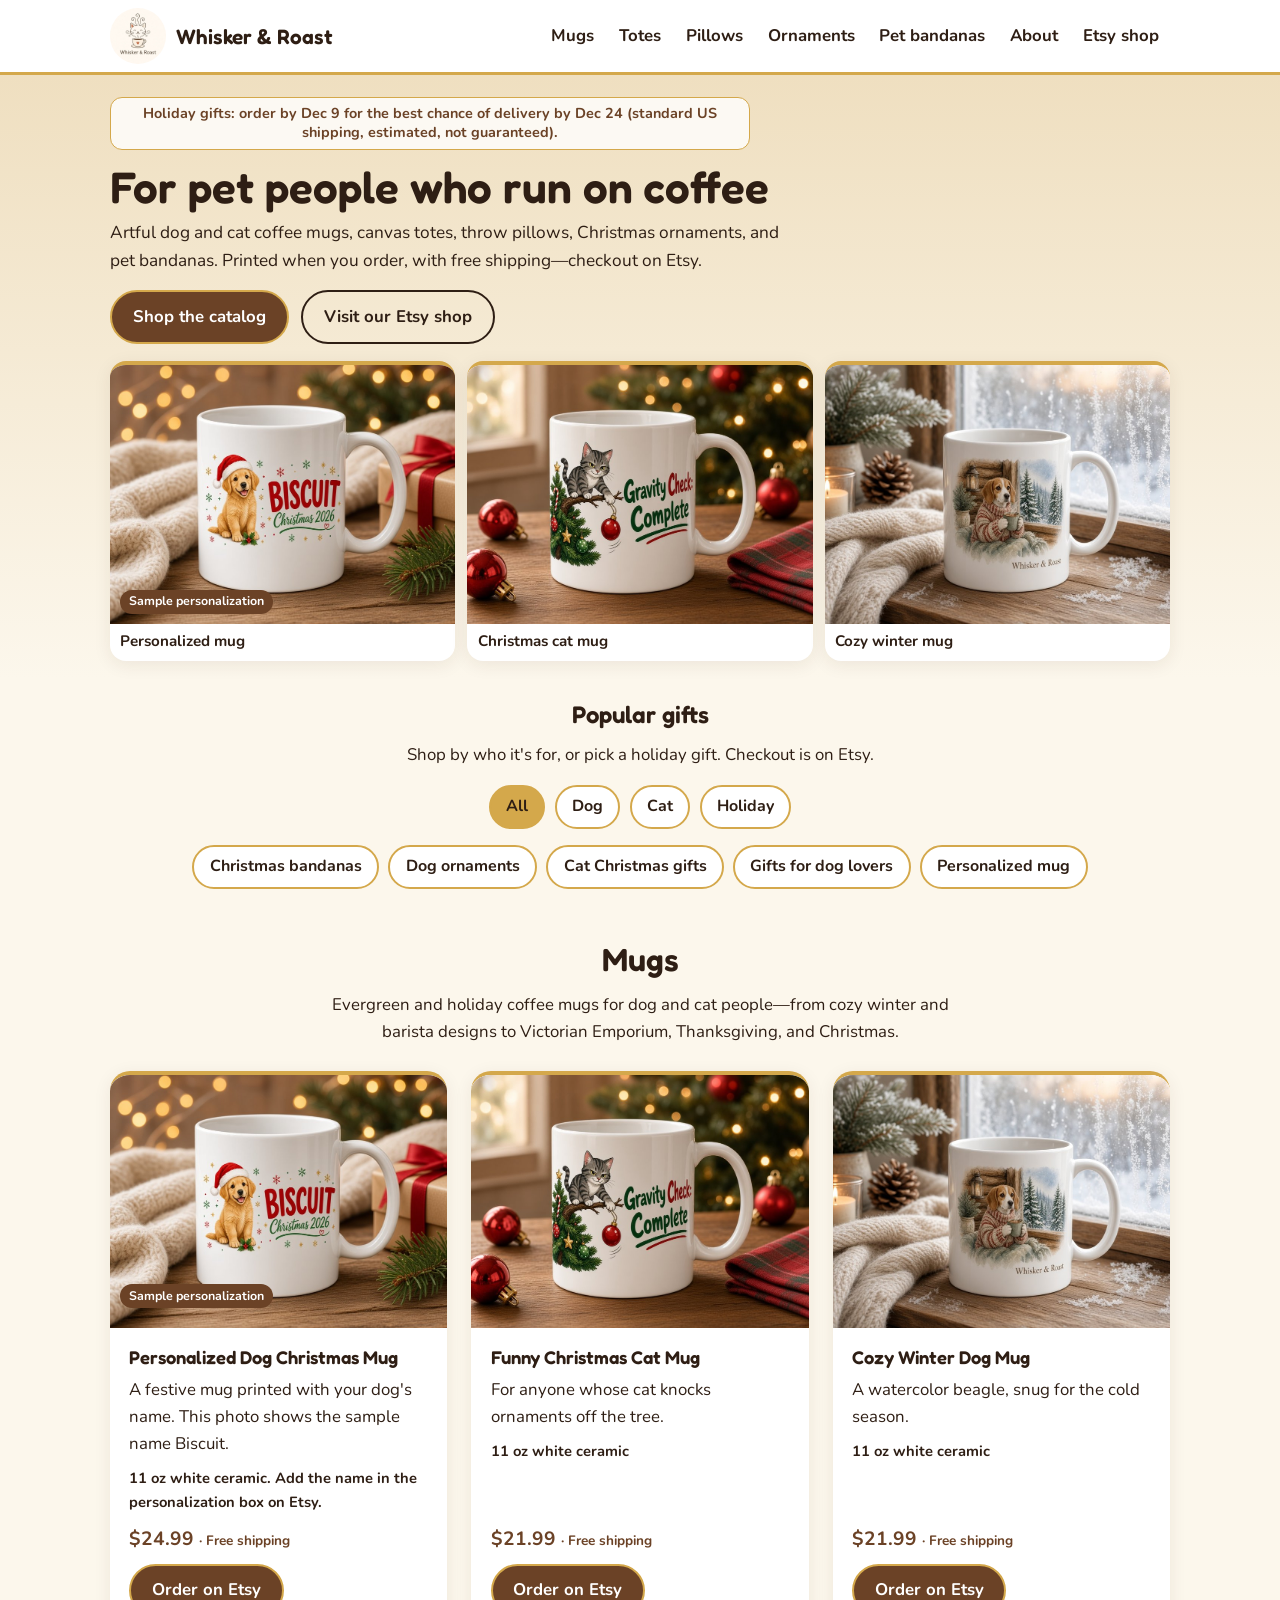
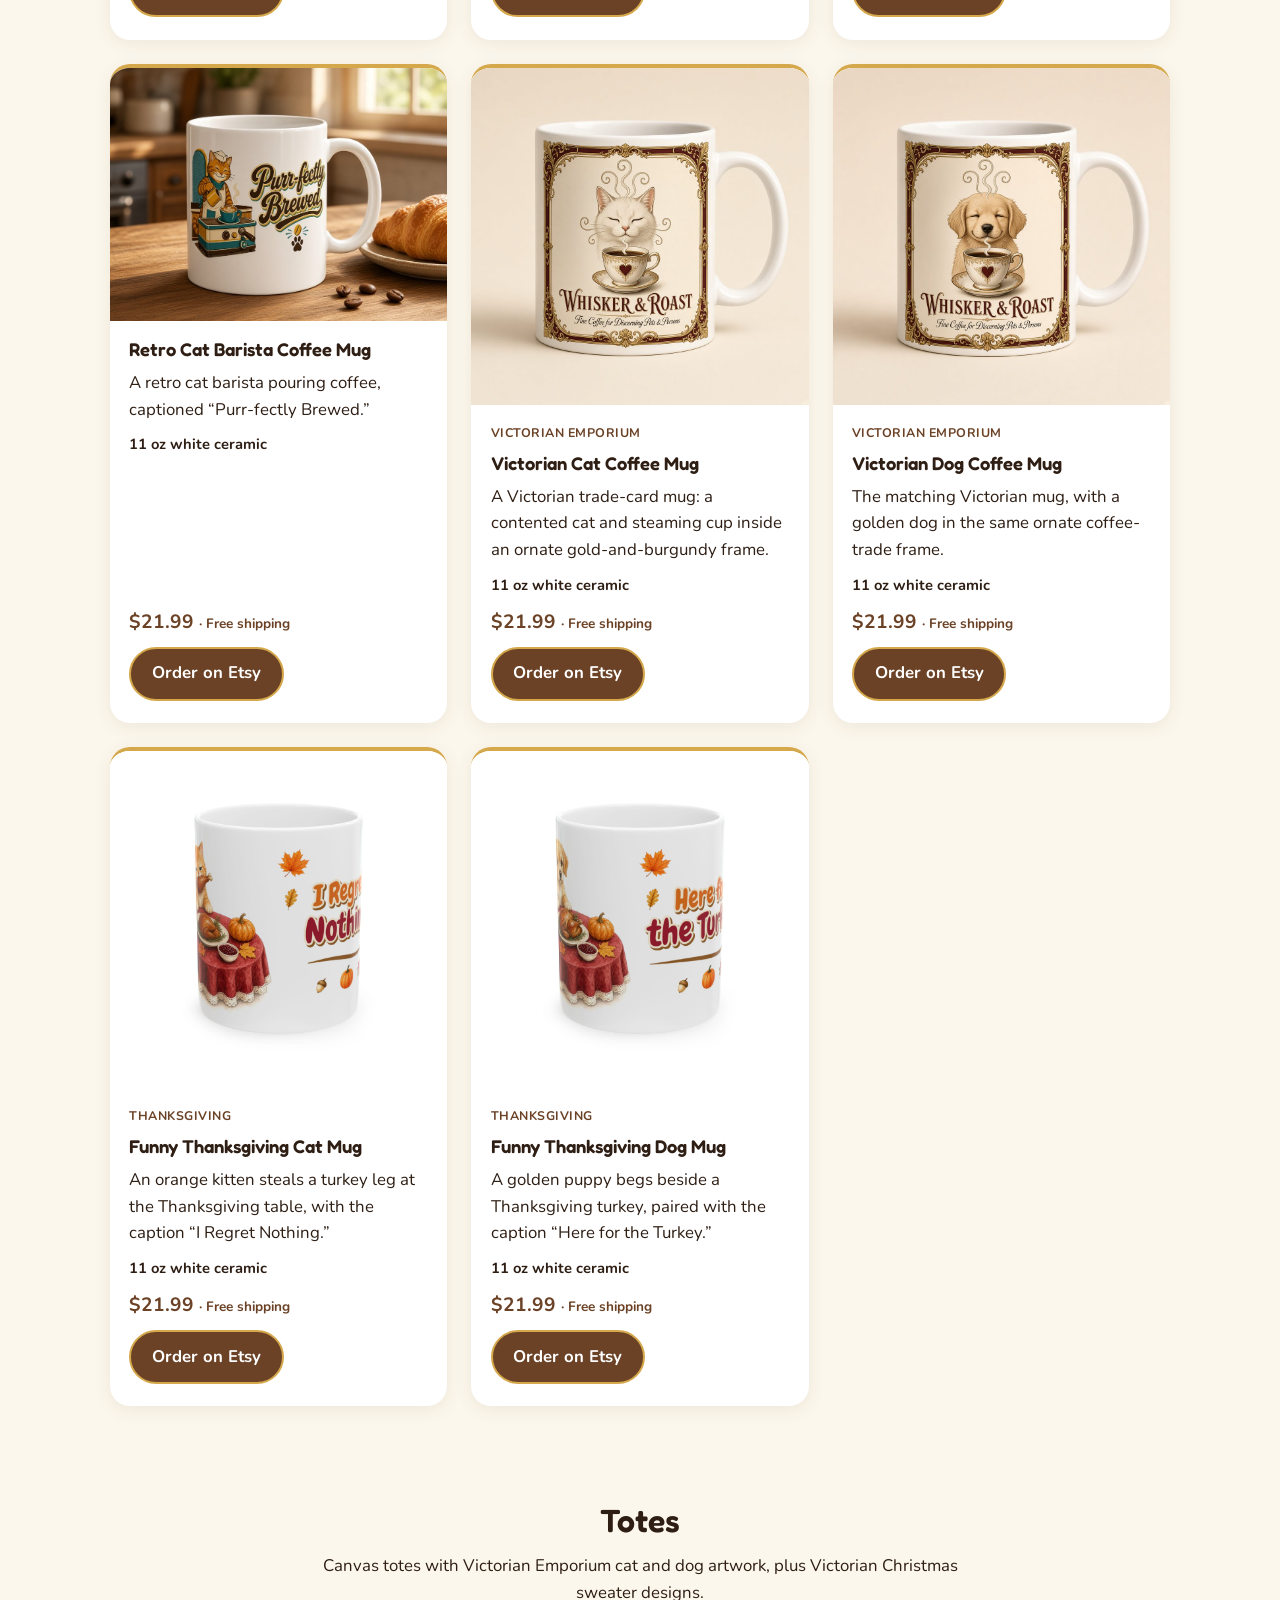
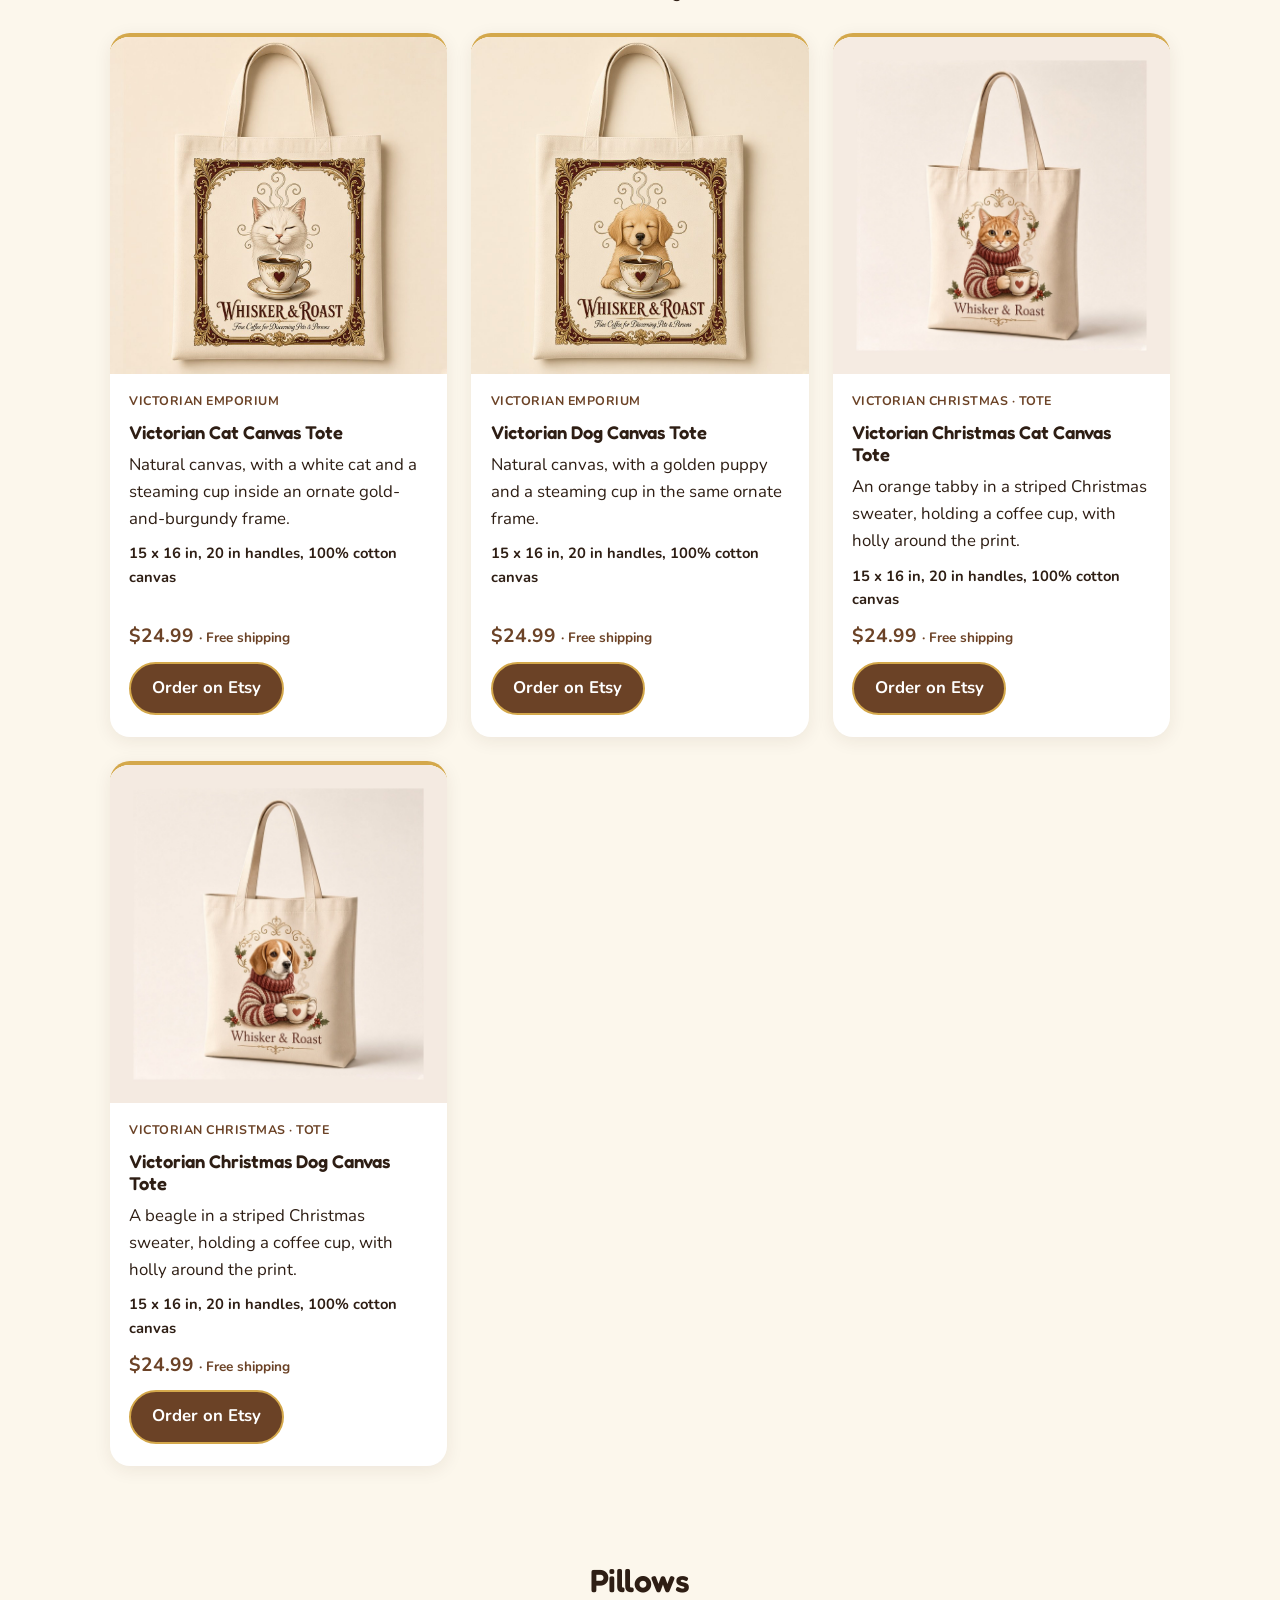
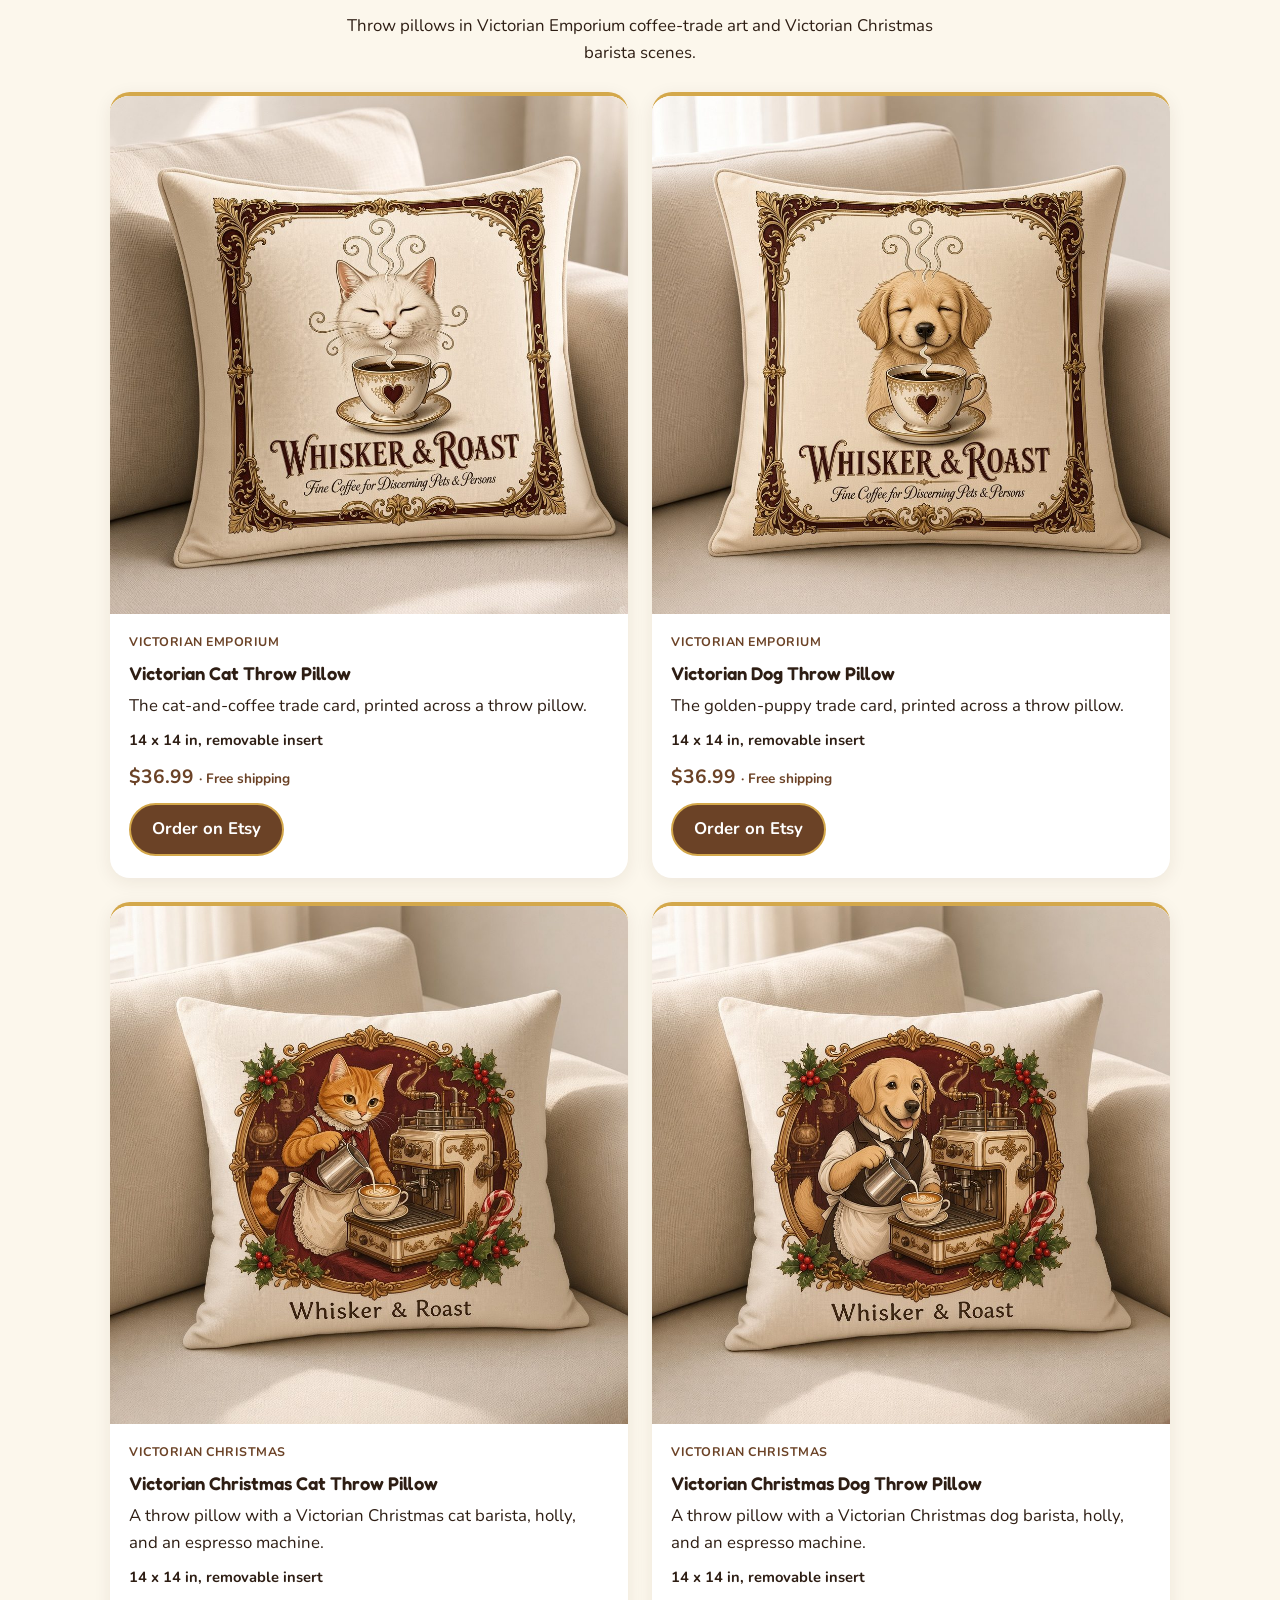
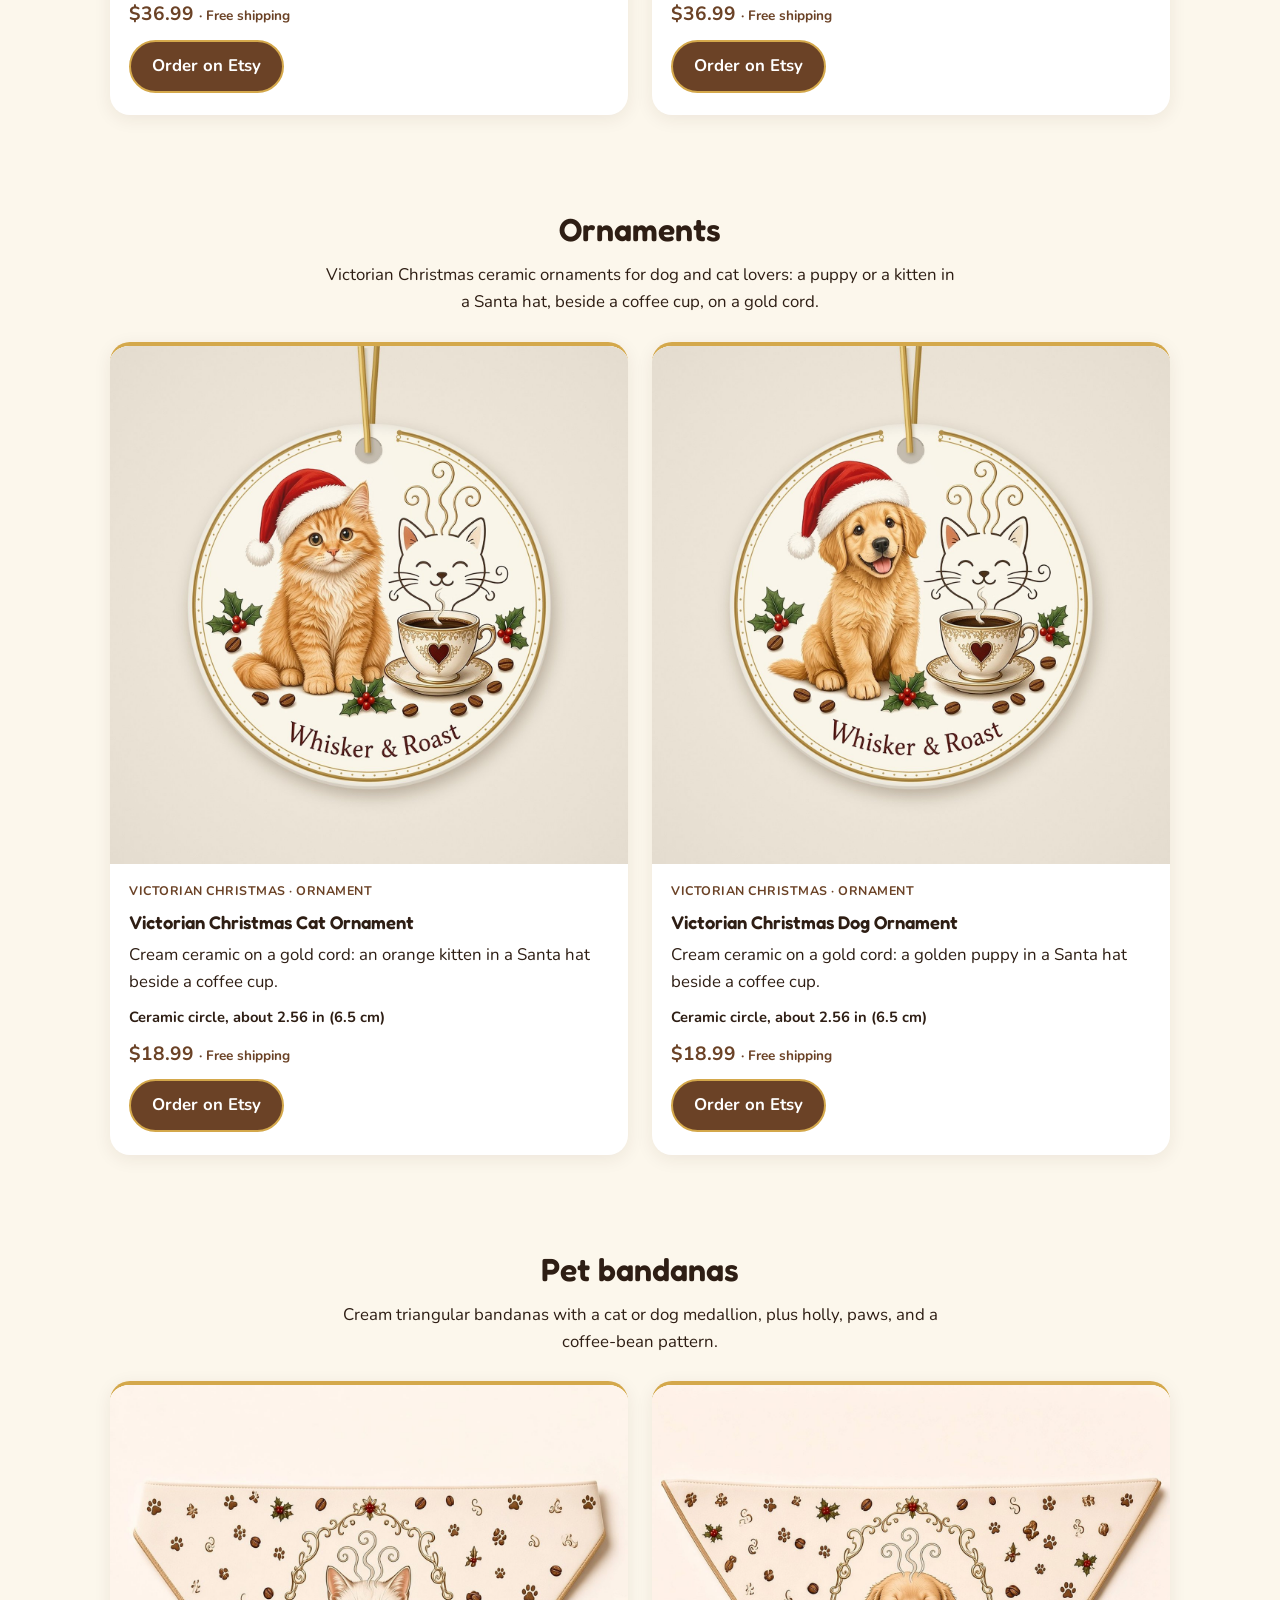
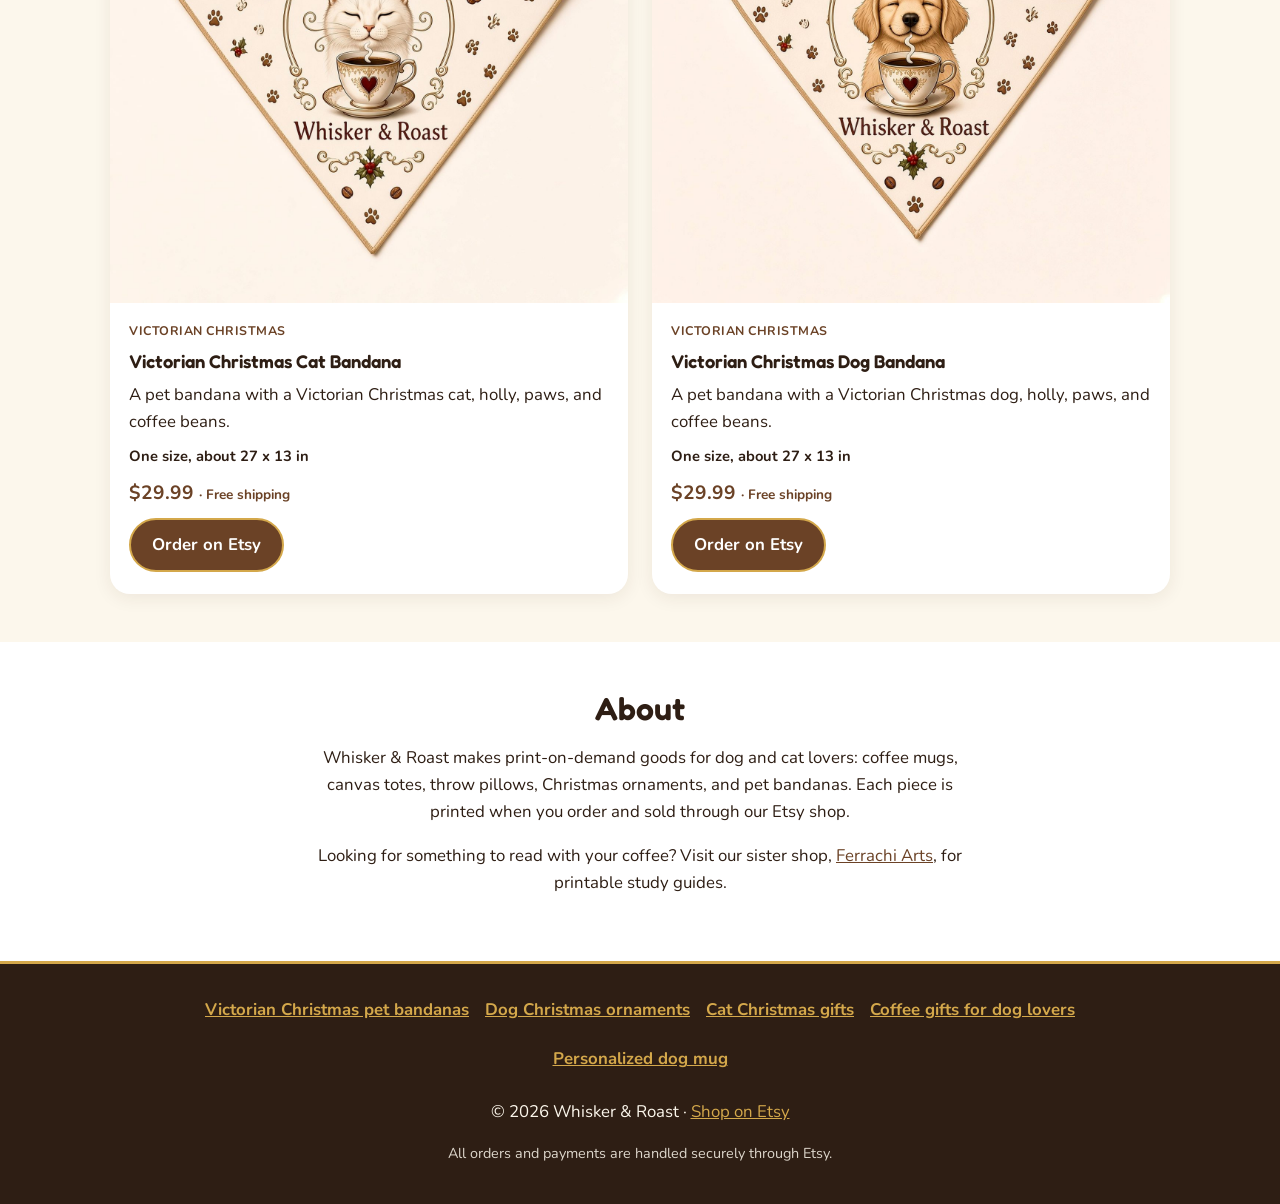
<file: index.html>
<!DOCTYPE html>
<html lang="en">
<head>
  <meta charset="utf-8">
  <meta name="viewport" content="width=device-width, initial-scale=1">
  <title>Whisker &amp; Roast — Dog &amp; Cat Mugs, Totes &amp; Pet Gifts</title>
  <meta name="description" content="Whisker &amp; Roast: dog and cat coffee mugs, Victorian canvas totes, throw pillows, Christmas ornaments, and pet bandanas. Print-on-demand with free shipping—shop each piece on Etsy.">
  <link rel="canonical" href="https://whiskerandroast.com/">
  <meta property="og:type" content="website">
  <meta property="og:site_name" content="Whisker &amp; Roast">
  <meta property="og:title" content="Whisker &amp; Roast — Dog &amp; Cat Mugs, Totes &amp; Pet Gifts">
  <meta property="og:description" content="Dog and cat coffee mugs, Victorian totes and pillows, Christmas ornaments, and pet bandanas. Free shipping on Etsy.">
  <meta property="og:url" content="https://whiskerandroast.com/">
  <meta property="og:image" content="https://whiskerandroast.com/images/emporium_victorian_cat_mug.jpg">
  <meta property="og:image:alt" content="White mug printed with a Victorian gold and burgundy frame, a white cat, a cup of coffee, and the words Whisker and Roast.">
  <meta property="og:image:width" content="1024">
  <meta property="og:image:height" content="1024">
  <meta name="twitter:card" content="summary_large_image">
  <meta name="twitter:title" content="Whisker &amp; Roast — Dog &amp; Cat Mugs, Totes &amp; Pet Gifts">
  <meta name="twitter:description" content="Dog and cat coffee mugs, Victorian totes and pillows, Christmas ornaments, and pet bandanas. Free shipping on Etsy.">
  <meta name="twitter:image" content="https://whiskerandroast.com/images/emporium_victorian_cat_mug.jpg">
  <meta name="twitter:image:alt" content="White mug printed with a Victorian gold and burgundy frame, a white cat, a cup of coffee, and the words Whisker and Roast.">
  <script type="application/ld+json">
  {
    "@context": "https://schema.org",
    "@graph": [
      {
        "@type": "Organization",
        "@id": "https://whiskerandroast.com/#organization",
        "name": "Whisker & Roast",
        "url": "https://whiskerandroast.com/",
        "logo": "https://whiskerandroast.com/images/logo.jpg",
        "description": "Print-on-demand dog and cat coffee mugs, canvas totes, throw pillows, Christmas ornaments, and pet bandanas, sold on Etsy.",
        "sameAs": [
          "https://www.etsy.com/shop/WhiskerAndRoast"
        ]
      },
      {
        "@type": "WebSite",
        "@id": "https://whiskerandroast.com/#website",
        "url": "https://whiskerandroast.com/",
        "name": "Whisker & Roast",
        "publisher": { "@id": "https://whiskerandroast.com/#organization" },
        "description": "Catalog of Whisker & Roast pet and coffee-themed gifts; purchases complete on Etsy."
      }
    ]
  }
  </script>
  <link rel="icon" href="favicon.ico" sizes="any">
  <link rel="apple-touch-icon" href="images/apple-touch-icon.png">
  <meta name="theme-color" content="#FCF7EC">
  <link rel="preconnect" href="https://fonts.googleapis.com">
  <link rel="preconnect" href="https://fonts.gstatic.com" crossorigin>
  <link href="https://fonts.googleapis.com/css2?family=Fredoka:wght@500;600&family=Nunito:wght@400;600;700&display=swap" rel="stylesheet">
  <link rel="stylesheet" href="css/style.css">
</head>
<body>
  <a class="skip" href="#main">Skip to content</a>
  <header class="site-header">
    <div class="wrap header-inner">
      <a class="brand" href="#top"><img src="images/logo.jpg" alt="Whisker &amp; Roast logo" width="56" height="56"><span>Whisker &amp; Roast</span></a>
      <nav class="site-nav" aria-label="Main">
        <a class="nav-etsy" href="https://www.etsy.com/shop/WhiskerAndRoast" target="_blank" rel="noopener">Etsy shop<span class="sr-only"> (opens in a new tab)</span></a>
        <button class="nav-toggle" type="button" aria-expanded="false" aria-controls="site-menu" aria-label="Open menu">
          <span class="nav-toggle-icon" aria-hidden="true"></span>
        </button>
        <div class="nav-panel" id="site-menu">
          <a href="#mugs">Mugs</a>
          <a href="#totes">Totes</a>
          <a href="#pillows">Pillows</a>
          <a href="#ornaments">Ornaments</a>
          <a href="#bandanas">Pet bandanas</a>
          <a href="#about">About</a>
          <a class="nav-shop" href="https://www.etsy.com/shop/WhiskerAndRoast" target="_blank" rel="noopener">Etsy shop<span class="sr-only"> (opens in a new tab)</span></a>
        </div>
      </nav>
    </div>
  </header>
  <main id="main">
    <section class="hero" id="top">
      <div class="wrap hero-inner">
        <div class="hero-copy">
          <!-- HOLIDAY-ORDER-BY start: delete this block after the holidays -->
          <p class="holiday-note">Holiday gifts: order by Dec 9 for the best chance of delivery by Dec 24 (standard US shipping, estimated, not guaranteed).</p>
          <!-- HOLIDAY-ORDER-BY end -->
          <h1>For pet people who run on coffee</h1>
          <p>Artful dog and cat coffee mugs, canvas totes, throw pillows, Christmas ornaments, and pet bandanas. Printed when you order, with free shipping—checkout on Etsy.</p>
          <div class="cta"><a class="btn" href="#mugs">Shop the catalog</a><a class="btn btn-alt" href="https://www.etsy.com/shop/WhiskerAndRoast" target="_blank" rel="noopener">Visit our Etsy shop<span class="sr-only"> (opens in a new tab)</span></a></div>
        </div>
        <ul class="hero-picks">
          <li>
            <a href="#personalized-dog-christmas-mug">
              <span class="hero-photo">
                <img src="images/01_biscuit_christmas_mockup.jpg" alt="" width="900" height="675" fetchpriority="high">
                <span class="sample-badge">Sample personalization</span>
              </span>
              <span class="hero-caption"><span class="hero-full">Personalized mug</span><span class="hero-short">Name mug</span><span class="hero-sample">Sample</span></span>
            </a>
          </li>
          <li>
            <a href="#funny-christmas-cat-mug">
              <span class="hero-photo">
                <img src="images/02_cat_ornament_mockup.jpg" alt="" width="900" height="675">
              </span>
              <span class="hero-caption">Christmas cat mug</span>
            </a>
          </li>
          <li>
            <a href="#cozy-winter-dog-mug">
              <span class="hero-photo">
                <img src="images/03_cozy_winter_dog_mockup.jpg" alt="" width="900" height="675">
              </span>
              <span class="hero-caption">Cozy winter mug</span>
            </a>
          </li>
        </ul>
      </div>
    </section>
    <section id="gift-pages" class="wrap gift-guides" aria-labelledby="gift-guides-heading">
      <h2 id="gift-guides-heading">Popular gifts</h2>
      <p>Shop by who it's for, or pick a holiday gift. Checkout is on Etsy.</p>
      <div class="shop-filters" role="group" aria-label="Filter the catalog">
        <button type="button" data-filter="all" aria-pressed="true">All</button>
        <button type="button" data-filter="dog" aria-pressed="false">Dog</button>
        <button type="button" data-filter="cat" aria-pressed="false">Cat</button>
        <button type="button" data-filter="holiday" aria-pressed="false">Holiday</button>
      </div>
      <ul>
        <li><a href="/victorian-christmas-pet-bandana/">Christmas bandanas</a></li>
        <li><a href="/dog-christmas-ornaments/">Dog ornaments</a></li>
        <li><a href="/cat-christmas-gifts/">Cat Christmas gifts</a></li>
        <li><a href="/coffee-gifts-for-dog-lovers/">Gifts for dog lovers</a></li>
        <li><a href="/personalized-dog-mug/">Personalized mug</a></li>
      </ul>
    </section>
    <section id="mugs" class="wrap section">
      <h2>Mugs</h2>
      <p class="lead">Evergreen and holiday coffee mugs for dog and cat people—from cozy winter and barista designs to Victorian Emporium, Thanksgiving, and Christmas.</p>
      <div class="grid">
      <article class="card" id="personalized-dog-christmas-mug" data-pet="dog" data-holiday="true">
        <div class="card-photo">
        <img src="images/01_biscuit_christmas_mockup.jpg" alt="White coffee mug with a golden dog in a Santa hat, the name Biscuit, and Christmas 2026." width="900" height="675" loading="lazy">
        <p class="sample-badge">Sample personalization</p>
      </div>
        <div class="card-body">
          <h3>Personalized Dog Christmas Mug</h3>
          <p>A festive mug printed with your dog's name. This photo shows the sample name Biscuit.</p>
          <p class="facts">11 oz white ceramic. Add the name in the personalization box on Etsy.</p>
          <p class="price">$24.99 <span>· Free shipping</span></p>
          <a class="btn" href="https://www.etsy.com/listing/4608947223/personalized-dog-christmas-mug-custom" target="_blank" rel="noopener" aria-label="Order Personalized Dog Christmas Mug on Etsy (opens in a new tab)">Order on Etsy</a>
        </div>
      </article>
      <article class="card" id="funny-christmas-cat-mug" data-pet="cat" data-holiday="true">
        <img src="images/02_cat_ornament_mockup.jpg" alt="White coffee mug showing a cat knocking a red ornament off a Christmas tree, with the words Gravity Check: Complete." width="900" height="675" loading="lazy">
        <div class="card-body">
          <h3>Funny Christmas Cat Mug</h3>
          <p>For anyone whose cat knocks ornaments off the tree.</p>
          <p class="facts">11 oz white ceramic</p>
          <p class="price">$21.99 <span>· Free shipping</span></p>
          <a class="btn" href="https://www.etsy.com/listing/4608947349/funny-christmas-cat-mug-cat-knocking" target="_blank" rel="noopener" aria-label="Order Funny Christmas Cat Mug on Etsy (opens in a new tab)">Order on Etsy</a>
        </div>
      </article>
      <article class="card" id="cozy-winter-dog-mug" data-pet="dog">
        <img src="images/03_cozy_winter_dog_mockup.jpg" alt="White coffee mug with a watercolor beagle in a knit sweater by a snowy cabin window, and the words Whisker and Roast." width="900" height="675" loading="lazy">
        <div class="card-body">
          <h3>Cozy Winter Dog Mug</h3>
          <p>A watercolor beagle, snug for the cold season.</p>
          <p class="facts">11 oz white ceramic</p>
          <p class="price">$21.99 <span>· Free shipping</span></p>
          <a class="btn" href="https://www.etsy.com/listing/4608947433/cozy-winter-dog-mug-watercolor-beagle-in" target="_blank" rel="noopener" aria-label="Order Cozy Winter Dog Mug on Etsy (opens in a new tab)">Order on Etsy</a>
        </div>
      </article>
      <article class="card" data-pet="cat">
        <img src="images/04_cat_barista_mockup.jpg" alt="White coffee mug with a retro cat barista pouring coffee at a cafe counter, and the words Purr-fectly Brewed." width="900" height="675" loading="lazy">
        <div class="card-body">
          <h3>Retro Cat Barista Coffee Mug</h3>
          <p>A retro cat barista pouring coffee, captioned “Purr-fectly Brewed.”</p>
          <p class="facts">11 oz white ceramic</p>
          <p class="price">$21.99 <span>· Free shipping</span></p>
          <a class="btn" href="https://www.etsy.com/listing/4608969962/retro-cat-barista-coffee-mug-purr-fectly" target="_blank" rel="noopener" aria-label="Order Retro Cat Barista Coffee Mug on Etsy (opens in a new tab)">Order on Etsy</a>
        </div>
      </article>
      <article class="card" data-pet="cat">
        <img src="images/emporium_victorian_cat_mug.jpg" alt="White mug printed with a Victorian gold and burgundy frame, a white cat, a cup of coffee, and the words Whisker and Roast." width="1024" height="1024" loading="lazy">
        <div class="card-body">
          <p class="collection">Victorian Emporium</p>
          <h3>Victorian Cat Coffee Mug</h3>
          <p>A Victorian trade-card mug: a contented cat and steaming cup inside an ornate gold-and-burgundy frame.</p>
          <p class="facts">11 oz white ceramic</p>
          <p class="price">$21.99 <span>· Free shipping</span></p>
          <a class="btn" href="https://www.etsy.com/listing/4610477671/victorian-cat-coffee-mug-whisker-and" target="_blank" rel="noopener" aria-label="Order Victorian Cat Coffee Mug on Etsy (opens in a new tab)">Order on Etsy</a>
        </div>
      </article>
      <article class="card" data-pet="dog">
        <img src="images/emporium_victorian_dog_mug.jpg" alt="White mug printed with a Victorian gold and burgundy frame, a golden puppy, a cup of coffee, and the words Whisker and Roast." width="1024" height="1024" loading="lazy">
        <div class="card-body">
          <p class="collection">Victorian Emporium</p>
          <h3>Victorian Dog Coffee Mug</h3>
          <p>The matching Victorian mug, with a golden dog in the same ornate coffee-trade frame.</p>
          <p class="facts">11 oz white ceramic</p>
          <p class="price">$21.99 <span>· Free shipping</span></p>
          <a class="btn" href="https://www.etsy.com/listing/4610498830/victorian-dog-coffee-mug-whisker-and" target="_blank" rel="noopener" aria-label="Order Victorian Dog Coffee Mug on Etsy (opens in a new tab)">Order on Etsy</a>
        </div>
      </article>
      <article class="card" data-pet="cat" data-holiday="true">
        <img src="images/thanksgiving_cat_mug.jpg" alt="White coffee mug with an orange kitten stealing a turkey leg at a Thanksgiving table, and the words I Regret Nothing." width="2048" height="2048" loading="lazy">
        <div class="card-body">
          <p class="collection">Thanksgiving</p>
          <h3>Funny Thanksgiving Cat Mug</h3>
          <p>An orange kitten steals a turkey leg at the Thanksgiving table, with the caption “I Regret Nothing.”</p>
          <p class="facts">11 oz white ceramic</p>
          <p class="price">$21.99 <span>· Free shipping</span></p>
          <a class="btn" href="https://www.etsy.com/listing/4609055973/funny-thanksgiving-cat-mug-i-regret" target="_blank" rel="noopener" aria-label="Order Funny Thanksgiving Cat Mug on Etsy (opens in a new tab)">Order on Etsy</a>
        </div>
      </article>
      <article class="card" data-pet="dog" data-holiday="true">
        <img src="images/thanksgiving_dog_mug.jpg" alt="White coffee mug with a golden puppy begging beside a roast turkey, and the words Here for the Turkey." width="2048" height="2048" loading="lazy">
        <div class="card-body">
          <p class="collection">Thanksgiving</p>
          <h3>Funny Thanksgiving Dog Mug</h3>
          <p>A golden puppy begs beside a Thanksgiving turkey, paired with the caption “Here for the Turkey.”</p>
          <p class="facts">11 oz white ceramic</p>
          <p class="price">$21.99 <span>· Free shipping</span></p>
          <a class="btn" href="https://www.etsy.com/listing/4609062614/funny-thanksgiving-dog-mug-here-for-the" target="_blank" rel="noopener" aria-label="Order Funny Thanksgiving Dog Mug on Etsy (opens in a new tab)">Order on Etsy</a>
        </div>
      </article>
      </div>
    </section>
    <section id="totes" class="wrap section">
      <h2>Totes</h2>
      <p class="lead">Canvas totes with Victorian Emporium cat and dog artwork, plus Victorian Christmas sweater designs.</p>
      <div class="grid">
      <article class="card" data-pet="cat">
        <img src="images/emporium_victorian_cat_tote.jpg" alt="Natural canvas tote printed with a Victorian frame, a white cat, a cup of coffee, and the words Whisker and Roast." width="1024" height="1024" loading="lazy">
        <div class="card-body">
          <p class="collection">Victorian Emporium</p>
          <h3>Victorian Cat Canvas Tote</h3>
          <p>Natural canvas, with a white cat and a steaming cup inside an ornate gold-and-burgundy frame.</p>
          <p class="facts">15 x 16 in, 20 in handles, 100% cotton canvas</p>
          <p class="price">$24.99 <span>· Free shipping</span></p>
          <a class="btn" href="https://www.etsy.com/listing/4610498916/victorian-cat-canvas-tote-whisker-and" target="_blank" rel="noopener" aria-label="Order Victorian Cat Canvas Tote on Etsy (opens in a new tab)">Order on Etsy</a>
        </div>
      </article>
      <article class="card" data-pet="dog">
        <img src="images/emporium_victorian_dog_tote.jpg" alt="Natural canvas tote printed with a Victorian frame, a golden puppy, a cup of coffee, and the words Whisker and Roast." width="1024" height="1024" loading="lazy">
        <div class="card-body">
          <p class="collection">Victorian Emporium</p>
          <h3>Victorian Dog Canvas Tote</h3>
          <p>Natural canvas, with a golden puppy and a steaming cup in the same ornate frame.</p>
          <p class="facts">15 x 16 in, 20 in handles, 100% cotton canvas</p>
          <p class="price">$24.99 <span>· Free shipping</span></p>
          <a class="btn" href="https://www.etsy.com/listing/4610499076/victorian-dog-canvas-tote-whisker-and" target="_blank" rel="noopener" aria-label="Order Victorian Dog Canvas Tote on Etsy (opens in a new tab)">Order on Etsy</a>
        </div>
      </article>
      <article class="card" data-pet="cat" data-holiday="true">
        <img src="images/christmas_victorian_cat_tote.jpg" alt="Natural canvas tote printed with an orange tabby cat in a striped Christmas sweater, holding a coffee cup, with holly and the words Whisker and Roast." width="1400" height="1400" loading="lazy">
        <div class="card-body">
          <p class="collection">Victorian Christmas · Tote</p>
          <h3>Victorian Christmas Cat Canvas Tote</h3>
          <p>An orange tabby in a striped Christmas sweater, holding a coffee cup, with holly around the print.</p>
          <p class="facts">15 x 16 in, 20 in handles, 100% cotton canvas</p>
          <p class="price">$24.99 <span>· Free shipping</span></p>
          <a class="btn" href="https://www.etsy.com/listing/4610541437/victorian-christmas-cat-canvas-tote" target="_blank" rel="noopener" aria-label="Order Victorian Christmas Cat Canvas Tote on Etsy (opens in a new tab)">Order on Etsy</a>
        </div>
      </article>
      <article class="card" data-pet="dog" data-holiday="true">
        <img src="images/christmas_victorian_dog_tote.jpg" alt="Natural canvas tote printed with a beagle in a striped Christmas sweater, holding a coffee cup, with holly and the words Whisker and Roast." width="1400" height="1400" loading="lazy">
        <div class="card-body">
          <p class="collection">Victorian Christmas · Tote</p>
          <h3>Victorian Christmas Dog Canvas Tote</h3>
          <p>A beagle in a striped Christmas sweater, holding a coffee cup, with holly around the print.</p>
          <p class="facts">15 x 16 in, 20 in handles, 100% cotton canvas</p>
          <p class="price">$24.99 <span>· Free shipping</span></p>
          <a class="btn" href="https://www.etsy.com/listing/4610541269/victorian-christmas-dog-canvas-tote" target="_blank" rel="noopener" aria-label="Order Victorian Christmas Dog Canvas Tote on Etsy (opens in a new tab)">Order on Etsy</a>
        </div>
      </article>
      </div>
    </section>
    <section id="pillows" class="wrap section">
      <h2>Pillows</h2>
      <p class="lead">Throw pillows in Victorian Emporium coffee-trade art and Victorian Christmas barista scenes.</p>
      <div class="grid">
      <article class="card" data-pet="cat">
        <img src="images/emporium_victorian_cat_pillow.jpg" alt="Throw pillow on a sofa, printed with a Victorian frame, a white cat, a cup of coffee, and the words Whisker and Roast." width="1024" height="1024" loading="lazy">
        <div class="card-body">
          <p class="collection">Victorian Emporium</p>
          <h3>Victorian Cat Throw Pillow</h3>
          <p>The cat-and-coffee trade card, printed across a throw pillow.</p>
          <p class="facts">14 x 14 in, removable insert</p>
          <p class="price">$36.99 <span>· Free shipping</span></p>
          <a class="btn" href="https://www.etsy.com/listing/4610478379/victorian-cat-throw-pillow-whisker-and" target="_blank" rel="noopener" aria-label="Order Victorian Cat Throw Pillow on Etsy (opens in a new tab)">Order on Etsy</a>
        </div>
      </article>
      <article class="card" data-pet="dog">
        <img src="images/emporium_victorian_dog_pillow.jpg" alt="Throw pillow on a sofa, printed with a Victorian frame, a golden puppy, a cup of coffee, and the words Whisker and Roast." width="1024" height="1024" loading="lazy">
        <div class="card-body">
          <p class="collection">Victorian Emporium</p>
          <h3>Victorian Dog Throw Pillow</h3>
          <p>The golden-puppy trade card, printed across a throw pillow.</p>
          <p class="facts">14 x 14 in, removable insert</p>
          <p class="price">$36.99 <span>· Free shipping</span></p>
          <a class="btn" href="https://www.etsy.com/listing/4610499490/victorian-dog-throw-pillow-whisker-and" target="_blank" rel="noopener" aria-label="Order Victorian Dog Throw Pillow on Etsy (opens in a new tab)">Order on Etsy</a>
        </div>
      </article>
      <article class="card" data-pet="cat" data-holiday="true">
        <img src="images/christmas_victorian_cat_pillow.jpg" alt="Throw pillow on a sofa showing an orange cat barista at an espresso machine, framed by holly, with the words Whisker and Roast." width="1024" height="1024" loading="lazy">
        <div class="card-body">
          <p class="collection">Victorian Christmas</p>
          <h3>Victorian Christmas Cat Throw Pillow</h3>
          <p>A throw pillow with a Victorian Christmas cat barista, holly, and an espresso machine.</p>
          <p class="facts">14 x 14 in, removable insert</p>
          <p class="price">$36.99 <span>· Free shipping</span></p>
          <a class="btn" href="https://www.etsy.com/listing/4610563064/victorian-christmas-cat-throw-pillow" target="_blank" rel="noopener" aria-label="Order Victorian Christmas Cat Throw Pillow on Etsy (opens in a new tab)">Order on Etsy</a>
        </div>
      </article>
      <article class="card" data-pet="dog" data-holiday="true">
        <img src="images/christmas_victorian_dog_pillow.jpg" alt="Throw pillow on a sofa showing a golden dog barista at an espresso machine, framed by holly, with the words Whisker and Roast." width="1024" height="1024" loading="lazy">
        <div class="card-body">
          <p class="collection">Victorian Christmas</p>
          <h3>Victorian Christmas Dog Throw Pillow</h3>
          <p>A throw pillow with a Victorian Christmas dog barista, holly, and an espresso machine.</p>
          <p class="facts">14 x 14 in, removable insert</p>
          <p class="price">$36.99 <span>· Free shipping</span></p>
          <a class="btn" href="https://www.etsy.com/listing/4610563326/victorian-christmas-dog-throw-pillow" target="_blank" rel="noopener" aria-label="Order Victorian Christmas Dog Throw Pillow on Etsy (opens in a new tab)">Order on Etsy</a>
        </div>
      </article>
      </div>
    </section>
    <section id="ornaments" class="wrap section">
      <h2>Ornaments</h2>
      <p class="lead">Victorian Christmas ceramic ornaments for dog and cat lovers: a puppy or a kitten in a Santa hat, beside a coffee cup, on a gold cord.</p>
      <div class="grid">
      <article class="card" data-pet="cat" data-holiday="true">
        <img src="images/christmas_victorian_cat_ornament.jpg" alt="Round cream ceramic Christmas ornament hung from a gold cord, an orange kitten in a Santa hat beside a gold-trimmed coffee cup, holly, coffee beans, and the words Whisker and Roast." width="1400" height="1400" loading="lazy">
        <div class="card-body">
          <p class="collection">Victorian Christmas · Ornament</p>
          <h3>Victorian Christmas Cat Ornament</h3>
          <p>Cream ceramic on a gold cord: an orange kitten in a Santa hat beside a coffee cup.</p>
          <p class="facts">Ceramic circle, about 2.56 in (6.5 cm)</p>
          <p class="price">$18.99 <span>· Free shipping</span></p>
          <a class="btn" href="https://www.etsy.com/listing/4610562234/victorian-christmas-cat-ornament-whisker" target="_blank" rel="noopener" aria-label="Order Victorian Christmas Cat Ornament on Etsy (opens in a new tab)">Order on Etsy</a>
        </div>
      </article>
      <article class="card" data-pet="dog" data-holiday="true">
        <img src="images/christmas_victorian_dog_ornament.jpg" alt="Round cream ceramic Christmas ornament hung from a gold cord, a golden puppy in a Santa hat beside a gold-trimmed coffee cup, holly, coffee beans, and the words Whisker and Roast." width="1400" height="1400" loading="lazy">
        <div class="card-body">
          <p class="collection">Victorian Christmas · Ornament</p>
          <h3>Victorian Christmas Dog Ornament</h3>
          <p>Cream ceramic on a gold cord: a golden puppy in a Santa hat beside a coffee cup.</p>
          <p class="facts">Ceramic circle, about 2.56 in (6.5 cm)</p>
          <p class="price">$18.99 <span>· Free shipping</span></p>
          <a class="btn" href="https://www.etsy.com/listing/4610540895/victorian-christmas-dog-ornament-whisker" target="_blank" rel="noopener" aria-label="Order Victorian Christmas Dog Ornament on Etsy (opens in a new tab)">Order on Etsy</a>
        </div>
      </article>
      </div>
    </section>
    <section id="bandanas" class="wrap section">
      <h2>Pet bandanas</h2>
      <p class="lead">Cream triangular bandanas with a cat or dog medallion, plus holly, paws, and a coffee-bean pattern.</p>
      <div class="grid">
      <article class="card" data-pet="cat" data-holiday="true">
        <img src="images/christmas_victorian_cat_bandana.jpg" alt="Cream triangular pet bandana with a Victorian Christmas cat, a coffee cup, holly, paw prints, and coffee beans." width="1400" height="1400" loading="lazy">
        <div class="card-body">
          <p class="collection">Victorian Christmas</p>
          <h3>Victorian Christmas Cat Bandana</h3>
          <p>A pet bandana with a Victorian Christmas cat, holly, paws, and coffee beans.</p>
          <p class="facts">One size, about 27 x 13 in</p>
          <p class="price">$29.99 <span>· Free shipping</span></p>
          <a class="btn" href="https://www.etsy.com/listing/4610562736/victorian-christmas-cat-bandana-whisker" target="_blank" rel="noopener" aria-label="Order Victorian Christmas Cat Bandana on Etsy (opens in a new tab)">Order on Etsy</a>
        </div>
      </article>
      <article class="card" data-pet="dog" data-holiday="true">
        <img src="images/christmas_victorian_dog_bandana.jpg" alt="Cream triangular pet bandana with a Victorian Christmas dog, a coffee cup, holly, paw prints, and coffee beans." width="1400" height="1400" loading="lazy">
        <div class="card-body">
          <p class="collection">Victorian Christmas</p>
          <h3>Victorian Christmas Dog Bandana</h3>
          <p>A pet bandana with a Victorian Christmas dog, holly, paws, and coffee beans.</p>
          <p class="facts">One size, about 27 x 13 in</p>
          <p class="price">$29.99 <span>· Free shipping</span></p>
          <a class="btn" href="https://www.etsy.com/listing/4610562948/victorian-christmas-dog-bandana-whisker" target="_blank" rel="noopener" aria-label="Order Victorian Christmas Dog Bandana on Etsy (opens in a new tab)">Order on Etsy</a>
        </div>
      </article>
      </div>
    </section>
    <section id="about" class="about">
      <div class="wrap section narrow">
        <h2>About</h2>
        <p>Whisker &amp; Roast makes print-on-demand goods for dog and cat lovers: coffee mugs, canvas totes, throw pillows, Christmas ornaments, and pet bandanas. Each piece is printed when you order and sold through our Etsy shop.</p>
        <p>Looking for something to read with your coffee? Visit our sister shop, <a href="https://ferrachiarts.com/" target="_blank" rel="noopener">Ferrachi Arts<span class="sr-only"> (opens in a new tab)</span></a>, for printable study guides.</p>
      </div>
    </section>
  </main>
  <footer class="site-footer">
    <div class="wrap">
      <nav class="footer-links" aria-label="Popular gifts">
        <a href="/victorian-christmas-pet-bandana/">Victorian Christmas pet bandanas</a>
        <a href="/dog-christmas-ornaments/">Dog Christmas ornaments</a>
        <a href="/cat-christmas-gifts/">Cat Christmas gifts</a>
        <a href="/coffee-gifts-for-dog-lovers/">Coffee gifts for dog lovers</a>
        <a href="/personalized-dog-mug/">Personalized dog mug</a>
      </nav>
      <p>© 2026 Whisker &amp; Roast · <a href="https://www.etsy.com/shop/WhiskerAndRoast" target="_blank" rel="noopener">Shop on Etsy<span class="sr-only"> (opens in a new tab)</span></a></p>
      <p class="small">All orders and payments are handled securely through Etsy.</p>
    </div>
  </footer>
  <script src="js/site.js"></script>
</body>
</html>
</file>
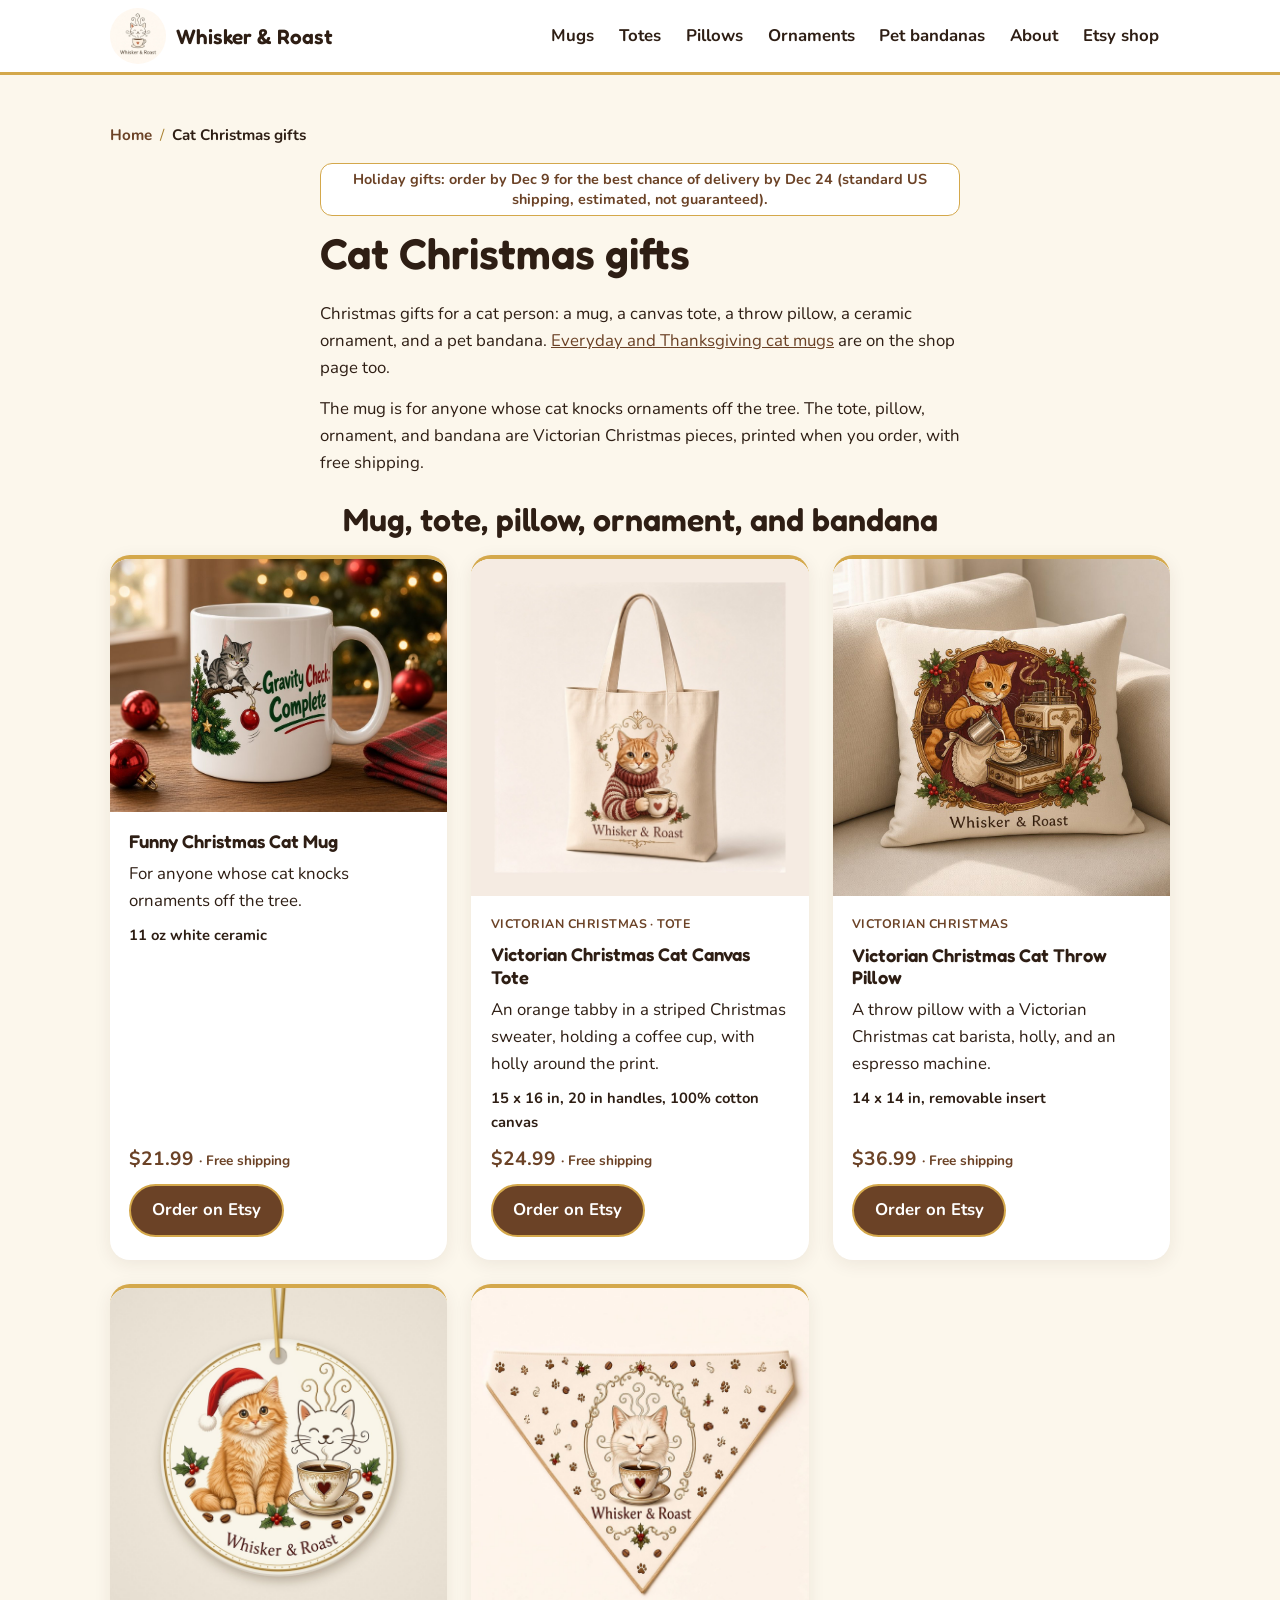
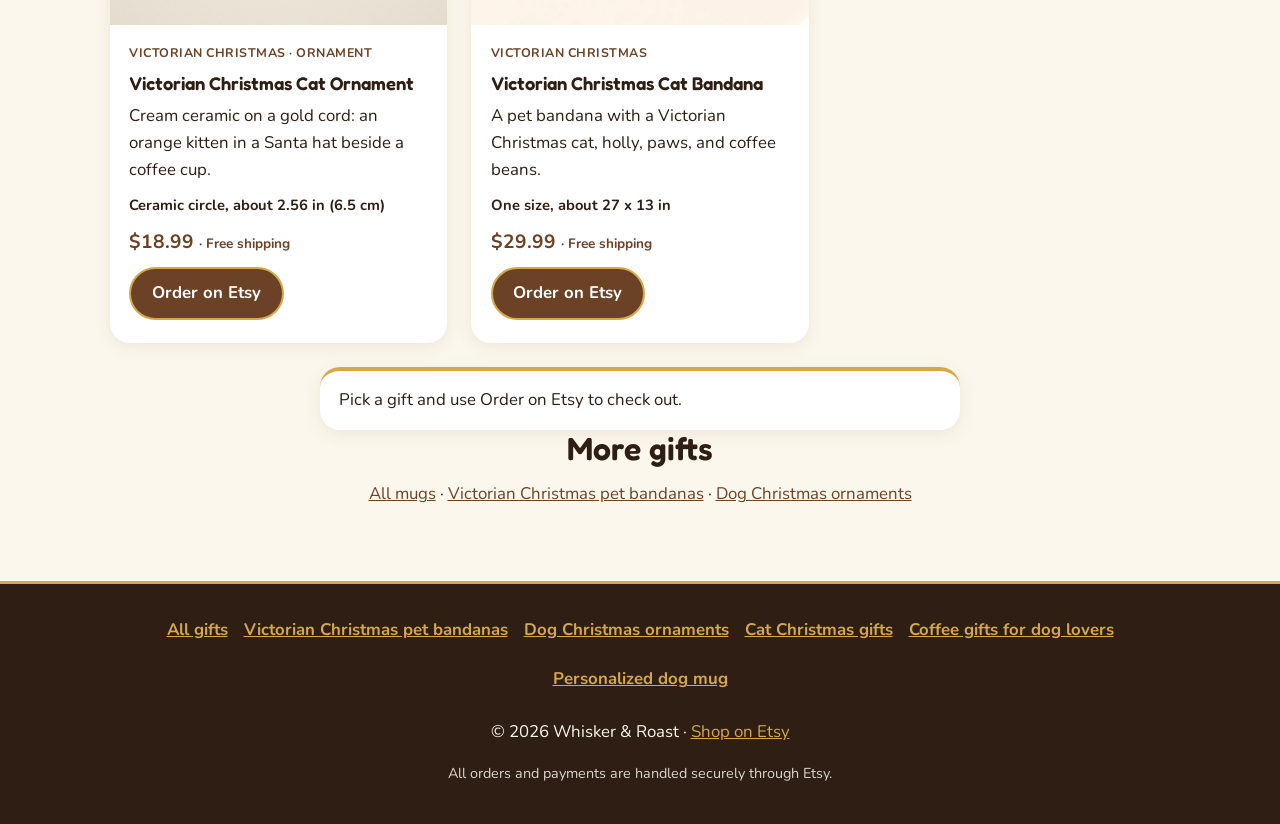
<file: cat-christmas-gifts/index.html>
<!DOCTYPE html>
<html lang="en">
<head>
  <meta charset="utf-8">
  <meta name="viewport" content="width=device-width, initial-scale=1">
  <title>Cat Christmas Gifts — Whisker &amp; Roast</title>
  <meta name="description" content="Cat Christmas gifts: a funny mug, a Victorian tote, throw pillow, ceramic ornament, and pet bandana. Free shipping, and you order on Etsy.">
  <link rel="canonical" href="https://whiskerandroast.com/cat-christmas-gifts/">
  <meta property="og:type" content="website">
  <meta property="og:site_name" content="Whisker &amp; Roast">
  <meta property="og:title" content="Cat Christmas Gifts — Whisker &amp; Roast">
  <meta property="og:description" content="Cat Christmas gifts: a funny mug, a Victorian tote, throw pillow, ceramic ornament, and pet bandana. Free shipping, and you order on Etsy.">
  <meta property="og:url" content="https://whiskerandroast.com/cat-christmas-gifts/">
  <meta property="og:image" content="https://whiskerandroast.com/images/02_cat_ornament_mockup.jpg">
  <meta property="og:image:alt" content="White coffee mug showing a cat knocking a red ornament off a Christmas tree, with the words Gravity Check: Complete.">
  <meta property="og:image:width" content="900">
  <meta property="og:image:height" content="675">
  <meta name="twitter:card" content="summary_large_image">
  <meta name="twitter:title" content="Cat Christmas Gifts — Whisker &amp; Roast">
  <meta name="twitter:description" content="Cat Christmas gifts: a funny mug, a Victorian tote, throw pillow, ceramic ornament, and pet bandana. Free shipping, and you order on Etsy.">
  <meta name="twitter:image" content="https://whiskerandroast.com/images/02_cat_ornament_mockup.jpg">
  <meta name="twitter:image:alt" content="White coffee mug showing a cat knocking a red ornament off a Christmas tree, with the words Gravity Check: Complete.">
  <script type="application/ld+json">
  {
  "@context": "https://schema.org",
  "@graph": [
    {
      "@type": "Organization",
      "@id": "https://whiskerandroast.com/#organization",
      "name": "Whisker & Roast",
      "url": "https://whiskerandroast.com/",
      "logo": "https://whiskerandroast.com/images/logo.jpg",
      "description": "Print-on-demand dog and cat coffee mugs, canvas totes, throw pillows, Christmas ornaments, and pet bandanas, sold on Etsy.",
      "sameAs": [
        "https://www.etsy.com/shop/WhiskerAndRoast"
      ]
    },
    {
      "@type": "WebSite",
      "@id": "https://whiskerandroast.com/#website",
      "url": "https://whiskerandroast.com/",
      "name": "Whisker & Roast",
      "publisher": {
        "@id": "https://whiskerandroast.com/#organization"
      },
      "description": "Catalog of Whisker & Roast pet and coffee-themed gifts; purchases complete on Etsy."
    },
    {
      "@type": "WebPage",
      "@id": "https://whiskerandroast.com/cat-christmas-gifts/#webpage",
      "url": "https://whiskerandroast.com/cat-christmas-gifts/",
      "name": "Cat Christmas Gifts — Whisker & Roast",
      "description": "Cat Christmas gifts: a funny mug, a Victorian tote, throw pillow, ceramic ornament, and pet bandana. Free shipping, and you order on Etsy.",
      "inLanguage": "en",
      "isPartOf": {
        "@id": "https://whiskerandroast.com/#website"
      },
      "publisher": {
        "@id": "https://whiskerandroast.com/#organization"
      },
      "breadcrumb": {
        "@id": "https://whiskerandroast.com/cat-christmas-gifts/#breadcrumb"
      },
      "mainEntity": {
        "@id": "https://whiskerandroast.com/cat-christmas-gifts/#products"
      },
      "primaryImageOfPage": {
        "@type": "ImageObject",
        "url": "https://whiskerandroast.com/images/02_cat_ornament_mockup.jpg",
        "width": 900,
        "height": 675,
        "caption": "White coffee mug showing a cat knocking a red ornament off a Christmas tree, with the words Gravity Check: Complete."
      }
    },
    {
      "@type": "BreadcrumbList",
      "@id": "https://whiskerandroast.com/cat-christmas-gifts/#breadcrumb",
      "itemListElement": [
        {
          "@type": "ListItem",
          "position": 1,
          "name": "Home",
          "item": "https://whiskerandroast.com/"
        },
        {
          "@type": "ListItem",
          "position": 2,
          "name": "Cat Christmas gifts",
          "item": "https://whiskerandroast.com/cat-christmas-gifts/"
        }
      ]
    },
    {
      "@type": "ItemList",
      "@id": "https://whiskerandroast.com/cat-christmas-gifts/#products",
      "name": "Cat Christmas gifts",
      "numberOfItems": 5,
      "itemListElement": [
        {
          "@type": "ListItem",
          "position": 1,
          "url": "https://whiskerandroast.com/cat-christmas-gifts/#funny-christmas-cat-mug",
          "name": "Funny Christmas Cat Mug",
          "item": {
            "@id": "https://whiskerandroast.com/cat-christmas-gifts/#funny-christmas-cat-mug"
          }
        },
        {
          "@type": "ListItem",
          "position": 2,
          "url": "https://whiskerandroast.com/cat-christmas-gifts/#victorian-christmas-cat-canvas-tote",
          "name": "Victorian Christmas Cat Canvas Tote",
          "item": {
            "@id": "https://whiskerandroast.com/cat-christmas-gifts/#victorian-christmas-cat-canvas-tote"
          }
        },
        {
          "@type": "ListItem",
          "position": 3,
          "url": "https://whiskerandroast.com/cat-christmas-gifts/#victorian-christmas-cat-throw-pillow",
          "name": "Victorian Christmas Cat Throw Pillow",
          "item": {
            "@id": "https://whiskerandroast.com/cat-christmas-gifts/#victorian-christmas-cat-throw-pillow"
          }
        },
        {
          "@type": "ListItem",
          "position": 4,
          "url": "https://whiskerandroast.com/cat-christmas-gifts/#victorian-christmas-cat-ornament",
          "name": "Victorian Christmas Cat Ornament",
          "item": {
            "@id": "https://whiskerandroast.com/cat-christmas-gifts/#victorian-christmas-cat-ornament"
          }
        },
        {
          "@type": "ListItem",
          "position": 5,
          "url": "https://whiskerandroast.com/cat-christmas-gifts/#victorian-christmas-cat-bandana",
          "name": "Victorian Christmas Cat Bandana",
          "item": {
            "@id": "https://whiskerandroast.com/cat-christmas-gifts/#victorian-christmas-cat-bandana"
          }
        }
      ]
    },
    {
      "@type": "Product",
      "@id": "https://whiskerandroast.com/cat-christmas-gifts/#funny-christmas-cat-mug",
      "name": "Funny Christmas Cat Mug",
      "description": "For anyone whose cat knocks ornaments off the tree.",
      "image": {
        "@type": "ImageObject",
        "url": "https://whiskerandroast.com/images/02_cat_ornament_mockup.jpg",
        "width": 900,
        "height": 675,
        "caption": "White coffee mug showing a cat knocking a red ornament off a Christmas tree, with the words Gravity Check: Complete."
      },
      "url": "https://whiskerandroast.com/cat-christmas-gifts/#funny-christmas-cat-mug",
      "brand": {
        "@type": "Brand",
        "name": "Whisker & Roast"
      },
      "size": "11 oz white ceramic",
      "offers": {
        "@type": "Offer",
        "url": "https://www.etsy.com/listing/4608947349/funny-christmas-cat-mug-cat-knocking",
        "price": "21.99",
        "priceCurrency": "USD",
        "seller": {
          "@id": "https://whiskerandroast.com/#organization"
        }
      }
    },
    {
      "@type": "Product",
      "@id": "https://whiskerandroast.com/cat-christmas-gifts/#victorian-christmas-cat-canvas-tote",
      "name": "Victorian Christmas Cat Canvas Tote",
      "description": "A canvas tote printed with a Victorian Christmas cat in a sweater.",
      "image": {
        "@type": "ImageObject",
        "url": "https://whiskerandroast.com/images/christmas_victorian_cat_tote.jpg",
        "width": 1400,
        "height": 1400,
        "caption": "Natural canvas tote printed with an orange tabby cat in a striped Christmas sweater, holding a coffee cup, with holly and the words Whisker and Roast."
      },
      "url": "https://whiskerandroast.com/cat-christmas-gifts/#victorian-christmas-cat-canvas-tote",
      "brand": {
        "@type": "Brand",
        "name": "Whisker & Roast"
      },
      "size": "15 x 16 in, 20 in handles, 100% cotton canvas",
      "offers": {
        "@type": "Offer",
        "url": "https://www.etsy.com/listing/4610541437/victorian-christmas-cat-canvas-tote",
        "price": "24.99",
        "priceCurrency": "USD",
        "seller": {
          "@id": "https://whiskerandroast.com/#organization"
        }
      }
    },
    {
      "@type": "Product",
      "@id": "https://whiskerandroast.com/cat-christmas-gifts/#victorian-christmas-cat-throw-pillow",
      "name": "Victorian Christmas Cat Throw Pillow",
      "description": "A throw pillow with a Victorian Christmas cat barista, holly, and an espresso machine.",
      "image": {
        "@type": "ImageObject",
        "url": "https://whiskerandroast.com/images/christmas_victorian_cat_pillow.jpg",
        "width": 1024,
        "height": 1024,
        "caption": "Throw pillow on a sofa showing an orange cat barista at an espresso machine, framed by holly, with the words Whisker and Roast."
      },
      "url": "https://whiskerandroast.com/cat-christmas-gifts/#victorian-christmas-cat-throw-pillow",
      "brand": {
        "@type": "Brand",
        "name": "Whisker & Roast"
      },
      "size": "14 x 14 in, removable insert",
      "offers": {
        "@type": "Offer",
        "url": "https://www.etsy.com/listing/4610563064/victorian-christmas-cat-throw-pillow",
        "price": "36.99",
        "priceCurrency": "USD",
        "seller": {
          "@id": "https://whiskerandroast.com/#organization"
        }
      }
    },
    {
      "@type": "Product",
      "@id": "https://whiskerandroast.com/cat-christmas-gifts/#victorian-christmas-cat-ornament",
      "name": "Victorian Christmas Cat Ornament",
      "description": "A ceramic Christmas ornament with a Victorian cat design.",
      "image": {
        "@type": "ImageObject",
        "url": "https://whiskerandroast.com/images/christmas_victorian_cat_ornament.jpg",
        "width": 1400,
        "height": 1400,
        "caption": "Round cream ceramic Christmas ornament hung from a gold cord, an orange kitten in a Santa hat beside a gold-trimmed coffee cup, holly, coffee beans, and the words Whisker and Roast."
      },
      "url": "https://whiskerandroast.com/cat-christmas-gifts/#victorian-christmas-cat-ornament",
      "brand": {
        "@type": "Brand",
        "name": "Whisker & Roast"
      },
      "size": "Ceramic circle, about 2.56 in (6.5 cm)",
      "offers": {
        "@type": "Offer",
        "url": "https://www.etsy.com/listing/4610562234/victorian-christmas-cat-ornament-whisker",
        "price": "18.99",
        "priceCurrency": "USD",
        "seller": {
          "@id": "https://whiskerandroast.com/#organization"
        }
      }
    },
    {
      "@type": "Product",
      "@id": "https://whiskerandroast.com/cat-christmas-gifts/#victorian-christmas-cat-bandana",
      "name": "Victorian Christmas Cat Bandana",
      "description": "A pet bandana with a Victorian Christmas cat, holly, paws, and coffee beans.",
      "image": {
        "@type": "ImageObject",
        "url": "https://whiskerandroast.com/images/christmas_victorian_cat_bandana.jpg",
        "width": 1400,
        "height": 1400,
        "caption": "Cream triangular pet bandana with a Victorian Christmas cat, a coffee cup, holly, paw prints, and coffee beans."
      },
      "url": "https://whiskerandroast.com/cat-christmas-gifts/#victorian-christmas-cat-bandana",
      "brand": {
        "@type": "Brand",
        "name": "Whisker & Roast"
      },
      "size": "One size, about 27 x 13 in",
      "offers": {
        "@type": "Offer",
        "url": "https://www.etsy.com/listing/4610562736/victorian-christmas-cat-bandana-whisker",
        "price": "29.99",
        "priceCurrency": "USD",
        "seller": {
          "@id": "https://whiskerandroast.com/#organization"
        }
      }
    }
  ]
}
  </script>
  <link rel="icon" href="/favicon.ico" sizes="any">
  <link rel="apple-touch-icon" href="/images/apple-touch-icon.png">
  <meta name="theme-color" content="#FCF7EC">
  <link rel="preconnect" href="https://fonts.googleapis.com">
  <link rel="preconnect" href="https://fonts.gstatic.com" crossorigin>
  <link href="https://fonts.googleapis.com/css2?family=Fredoka:wght@500;600&family=Nunito:wght@400;600;700&display=swap" rel="stylesheet">
  <link rel="stylesheet" href="/css/style.css">
</head>
<body>
  <a class="skip" href="#main">Skip to content</a>
  <header class="site-header">
    <div class="wrap header-inner">
      <a class="brand" href="/"><img src="/images/logo.jpg" alt="Whisker &amp; Roast logo" width="56" height="56"><span>Whisker &amp; Roast</span></a>
      <nav class="site-nav" aria-label="Main">
        <a class="nav-etsy" href="https://www.etsy.com/shop/WhiskerAndRoast" target="_blank" rel="noopener">Etsy shop<span class="sr-only"> (opens in a new tab)</span></a>
        <button class="nav-toggle" type="button" aria-expanded="false" aria-controls="site-menu" aria-label="Open menu">
          <span class="nav-toggle-icon" aria-hidden="true"></span>
        </button>
        <div class="nav-panel" id="site-menu">
          <a href="/#mugs">Mugs</a>
          <a href="/#totes">Totes</a>
          <a href="/#pillows">Pillows</a>
          <a href="/#ornaments">Ornaments</a>
          <a href="/#bandanas">Pet bandanas</a>
          <a href="/#about">About</a>
          <a class="nav-shop" href="https://www.etsy.com/shop/WhiskerAndRoast" target="_blank" rel="noopener">Etsy shop<span class="sr-only"> (opens in a new tab)</span></a>
        </div>
      </nav>
    </div>
  </header>
  <main id="main">
    <article class="wrap section">
      <nav class="crumbs" aria-label="Breadcrumb">
        <ol>
          <li><a href="/">Home</a></li>
          <li aria-current="page">Cat Christmas gifts</li>
        </ol>
      </nav>
      <div class="page-intro">
        <!-- HOLIDAY-ORDER-BY start: delete this block after the holidays -->
        <p class="holiday-note">Holiday gifts: order by Dec 9 for the best chance of delivery by Dec 24 (standard US shipping, estimated, not guaranteed).</p>
        <!-- HOLIDAY-ORDER-BY end -->
        <h1>Cat Christmas gifts</h1>
        <p>Christmas gifts for a cat person: a mug, a canvas tote, a throw pillow, a ceramic ornament, and a pet bandana. <a href="/?pet=cat#mugs">Everyday and Thanksgiving cat mugs</a> are on the shop page too.</p>
        <p>The mug is for anyone whose cat knocks ornaments off the tree. The tote, pillow, ornament, and bandana are Victorian Christmas pieces, printed when you order, with free shipping.</p>
      </div>
      <h2>Mug, tote, pillow, ornament, and bandana</h2>
      <div class="grid">
      <article class="card" data-pet="cat" data-holiday="true" id="funny-christmas-cat-mug">
        <img src="/images/02_cat_ornament_mockup.jpg" alt="White coffee mug showing a cat knocking a red ornament off a Christmas tree, with the words Gravity Check: Complete." width="900" height="675" loading="lazy">
        <div class="card-body">
          <h3>Funny Christmas Cat Mug</h3>
          <p>For anyone whose cat knocks ornaments off the tree.</p>
          <p class="facts">11 oz white ceramic</p>
          <p class="price">$21.99 <span>· Free shipping</span></p>
          <a class="btn" href="https://www.etsy.com/listing/4608947349/funny-christmas-cat-mug-cat-knocking" target="_blank" rel="noopener" aria-label="Order Funny Christmas Cat Mug on Etsy (opens in a new tab)">Order on Etsy</a>
        </div>
      </article>
      <article class="card" data-pet="cat" data-holiday="true" id="victorian-christmas-cat-canvas-tote">
        <img src="/images/christmas_victorian_cat_tote.jpg" alt="Natural canvas tote printed with an orange tabby cat in a striped Christmas sweater, holding a coffee cup, with holly and the words Whisker and Roast." width="1400" height="1400" loading="lazy">
        <div class="card-body">
          <p class="collection">Victorian Christmas · Tote</p>
          <h3>Victorian Christmas Cat Canvas Tote</h3>
          <p>An orange tabby in a striped Christmas sweater, holding a coffee cup, with holly around the print.</p>
          <p class="facts">15 x 16 in, 20 in handles, 100% cotton canvas</p>
          <p class="price">$24.99 <span>· Free shipping</span></p>
          <a class="btn" href="https://www.etsy.com/listing/4610541437/victorian-christmas-cat-canvas-tote" target="_blank" rel="noopener" aria-label="Order Victorian Christmas Cat Canvas Tote on Etsy (opens in a new tab)">Order on Etsy</a>
        </div>
      </article>
      <article class="card" data-pet="cat" data-holiday="true" id="victorian-christmas-cat-throw-pillow">
        <img src="/images/christmas_victorian_cat_pillow.jpg" alt="Throw pillow on a sofa showing an orange cat barista at an espresso machine, framed by holly, with the words Whisker and Roast." width="1024" height="1024" loading="lazy">
        <div class="card-body">
          <p class="collection">Victorian Christmas</p>
          <h3>Victorian Christmas Cat Throw Pillow</h3>
          <p>A throw pillow with a Victorian Christmas cat barista, holly, and an espresso machine.</p>
          <p class="facts">14 x 14 in, removable insert</p>
          <p class="price">$36.99 <span>· Free shipping</span></p>
          <a class="btn" href="https://www.etsy.com/listing/4610563064/victorian-christmas-cat-throw-pillow" target="_blank" rel="noopener" aria-label="Order Victorian Christmas Cat Throw Pillow on Etsy (opens in a new tab)">Order on Etsy</a>
        </div>
      </article>
      <article class="card" data-pet="cat" data-holiday="true" id="victorian-christmas-cat-ornament">
        <img src="/images/christmas_victorian_cat_ornament.jpg" alt="Round cream ceramic Christmas ornament hung from a gold cord, an orange kitten in a Santa hat beside a gold-trimmed coffee cup, holly, coffee beans, and the words Whisker and Roast." width="1400" height="1400" loading="lazy">
        <div class="card-body">
          <p class="collection">Victorian Christmas · Ornament</p>
          <h3>Victorian Christmas Cat Ornament</h3>
          <p>Cream ceramic on a gold cord: an orange kitten in a Santa hat beside a coffee cup.</p>
          <p class="facts">Ceramic circle, about 2.56 in (6.5 cm)</p>
          <p class="price">$18.99 <span>· Free shipping</span></p>
          <a class="btn" href="https://www.etsy.com/listing/4610562234/victorian-christmas-cat-ornament-whisker" target="_blank" rel="noopener" aria-label="Order Victorian Christmas Cat Ornament on Etsy (opens in a new tab)">Order on Etsy</a>
        </div>
      </article>
      <article class="card" data-pet="cat" data-holiday="true" id="victorian-christmas-cat-bandana">
        <img src="/images/christmas_victorian_cat_bandana.jpg" alt="Cream triangular pet bandana with a Victorian Christmas cat, a coffee cup, holly, paw prints, and coffee beans." width="1400" height="1400" loading="lazy">
        <div class="card-body">
          <p class="collection">Victorian Christmas</p>
          <h3>Victorian Christmas Cat Bandana</h3>
          <p>A pet bandana with a Victorian Christmas cat, holly, paws, and coffee beans.</p>
          <p class="facts">One size, about 27 x 13 in</p>
          <p class="price">$29.99 <span>· Free shipping</span></p>
          <a class="btn" href="https://www.etsy.com/listing/4610562736/victorian-christmas-cat-bandana-whisker" target="_blank" rel="noopener" aria-label="Order Victorian Christmas Cat Bandana on Etsy (opens in a new tab)">Order on Etsy</a>
        </div>
      </article>
      </div>
      <div class="page-note">
        <p>Pick a gift and use Order on Etsy to check out.</p>
      </div>
      <h2>More gifts</h2>
      <p class="lead"><a href="/#mugs">All mugs</a> · <a href="/victorian-christmas-pet-bandana/">Victorian Christmas pet bandanas</a> · <a href="/dog-christmas-ornaments/">Dog Christmas ornaments</a></p>
    </article>
  </main>
  <footer class="site-footer">
    <div class="wrap">
      <nav class="footer-links" aria-label="Popular gifts">
        <a href="/">All gifts</a>
        <a href="/victorian-christmas-pet-bandana/">Victorian Christmas pet bandanas</a>
        <a href="/dog-christmas-ornaments/">Dog Christmas ornaments</a>
        <a href="/cat-christmas-gifts/" aria-current="page">Cat Christmas gifts</a>
        <a href="/coffee-gifts-for-dog-lovers/">Coffee gifts for dog lovers</a>
        <a href="/personalized-dog-mug/">Personalized dog mug</a>
      </nav>
      <p>© 2026 Whisker &amp; Roast · <a href="https://www.etsy.com/shop/WhiskerAndRoast" target="_blank" rel="noopener">Shop on Etsy<span class="sr-only"> (opens in a new tab)</span></a></p>
      <p class="small">All orders and payments are handled securely through Etsy.</p>
    </div>
  </footer>
  <script src="/js/site.js"></script>
</body>
</html>
</file>
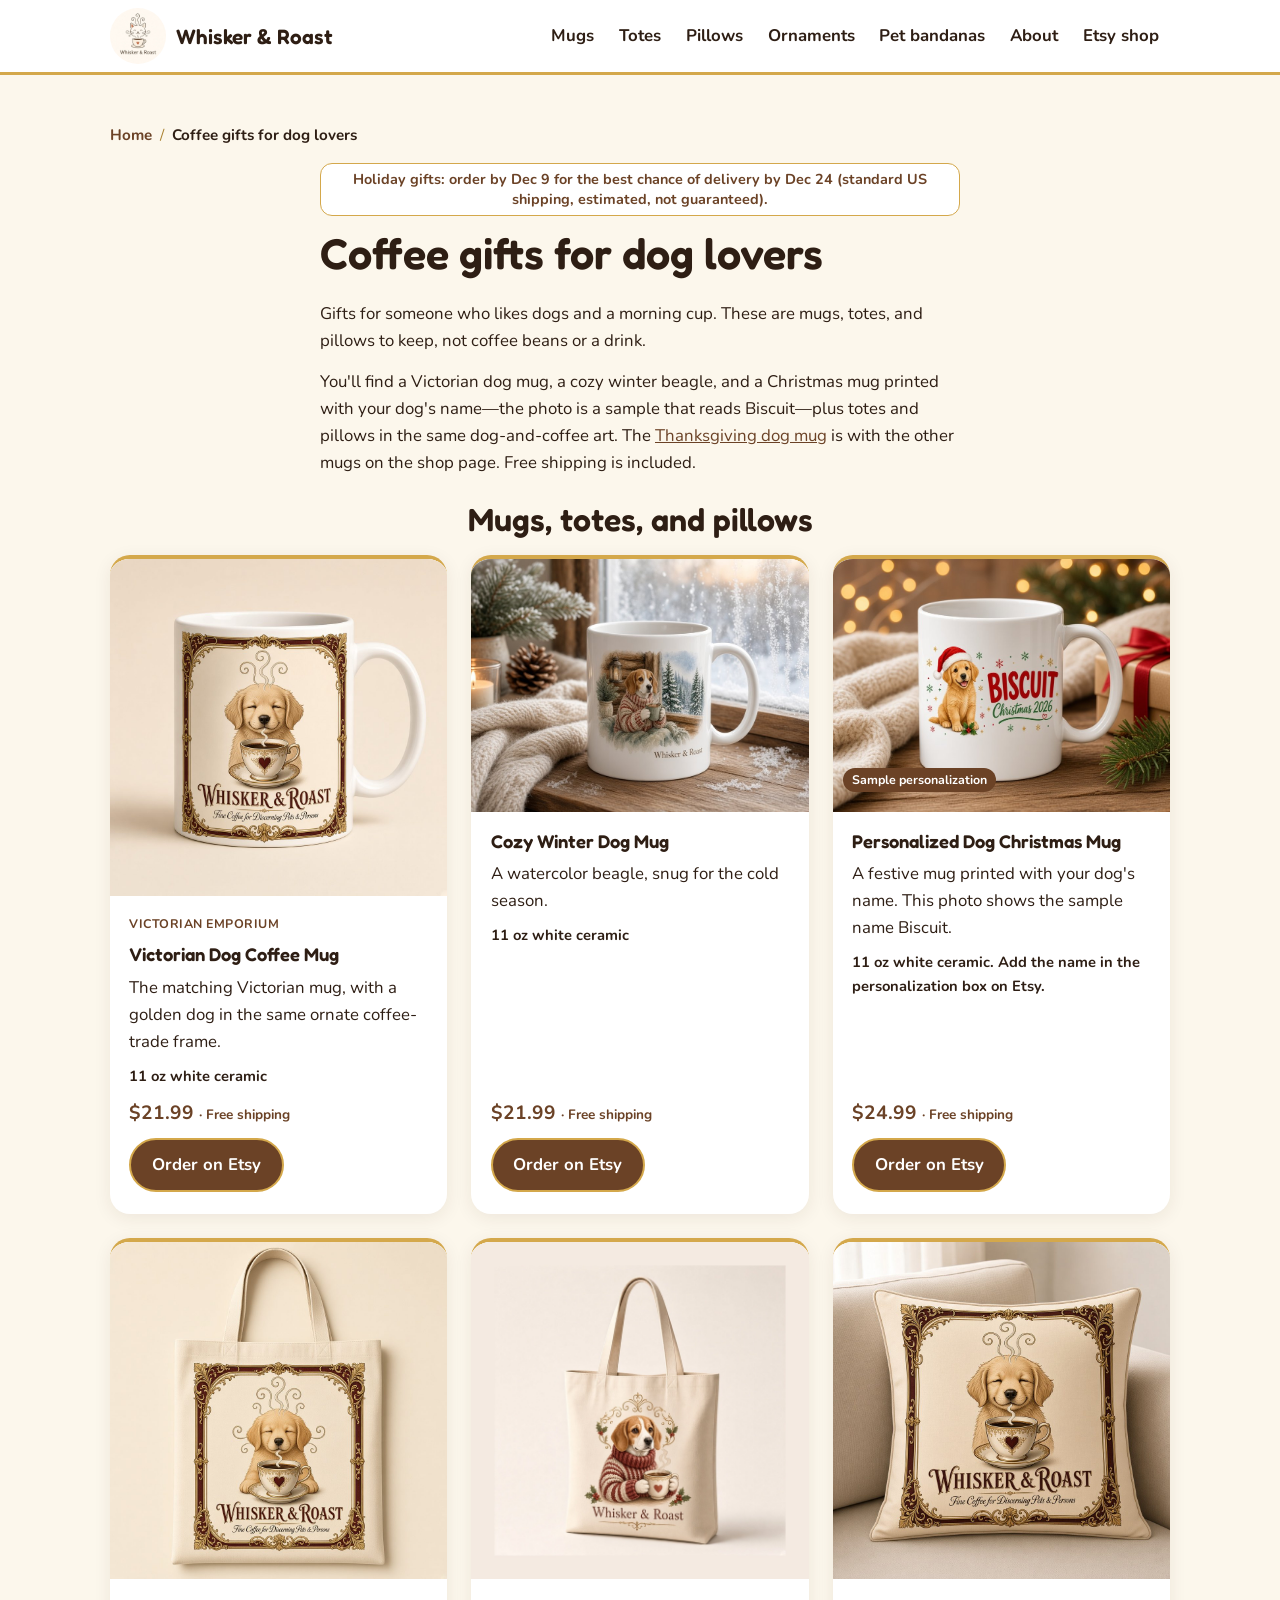
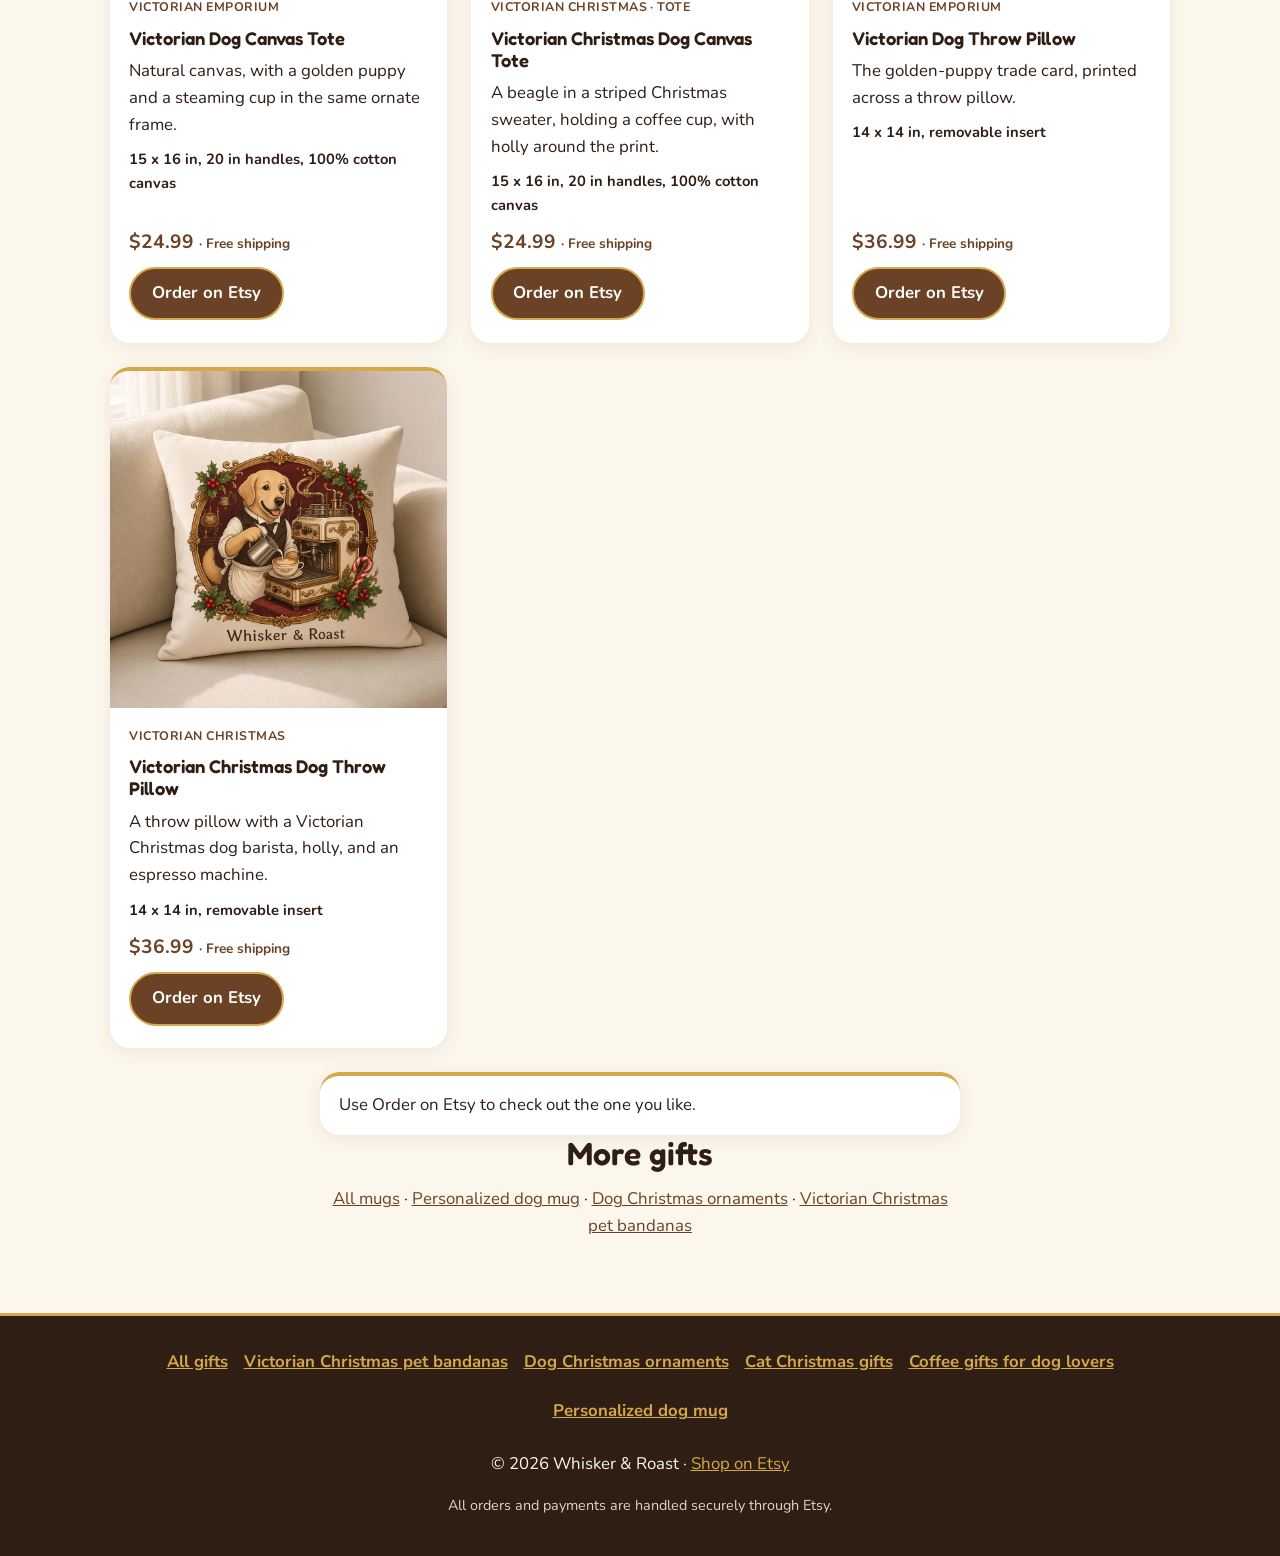
<file: coffee-gifts-for-dog-lovers/index.html>
<!DOCTYPE html>
<html lang="en">
<head>
  <meta charset="utf-8">
  <meta name="viewport" content="width=device-width, initial-scale=1">
  <title>Coffee Gifts for Dog Lovers — Whisker &amp; Roast</title>
  <meta name="description" content="Coffee mugs, canvas totes, and throw pillows for dog lovers. Printed gifts, not coffee for sale. Free shipping, and you order on Etsy.">
  <link rel="canonical" href="https://whiskerandroast.com/coffee-gifts-for-dog-lovers/">
  <meta property="og:type" content="website">
  <meta property="og:site_name" content="Whisker &amp; Roast">
  <meta property="og:title" content="Coffee Gifts for Dog Lovers — Whisker &amp; Roast">
  <meta property="og:description" content="Coffee mugs, canvas totes, and throw pillows for dog lovers. Printed gifts, not coffee for sale. Free shipping, and you order on Etsy.">
  <meta property="og:url" content="https://whiskerandroast.com/coffee-gifts-for-dog-lovers/">
  <meta property="og:image" content="https://whiskerandroast.com/images/emporium_victorian_dog_mug.jpg">
  <meta property="og:image:alt" content="White mug printed with a Victorian gold and burgundy frame, a golden puppy, a cup of coffee, and the words Whisker and Roast.">
  <meta property="og:image:width" content="1024">
  <meta property="og:image:height" content="1024">
  <meta name="twitter:card" content="summary_large_image">
  <meta name="twitter:title" content="Coffee Gifts for Dog Lovers — Whisker &amp; Roast">
  <meta name="twitter:description" content="Coffee mugs, canvas totes, and throw pillows for dog lovers. Printed gifts, not coffee for sale. Free shipping, and you order on Etsy.">
  <meta name="twitter:image" content="https://whiskerandroast.com/images/emporium_victorian_dog_mug.jpg">
  <meta name="twitter:image:alt" content="White mug printed with a Victorian gold and burgundy frame, a golden puppy, a cup of coffee, and the words Whisker and Roast.">
  <script type="application/ld+json">
  {
  "@context": "https://schema.org",
  "@graph": [
    {
      "@type": "Organization",
      "@id": "https://whiskerandroast.com/#organization",
      "name": "Whisker & Roast",
      "url": "https://whiskerandroast.com/",
      "logo": "https://whiskerandroast.com/images/logo.jpg",
      "description": "Print-on-demand dog and cat coffee mugs, canvas totes, throw pillows, Christmas ornaments, and pet bandanas, sold on Etsy.",
      "sameAs": [
        "https://www.etsy.com/shop/WhiskerAndRoast"
      ]
    },
    {
      "@type": "WebSite",
      "@id": "https://whiskerandroast.com/#website",
      "url": "https://whiskerandroast.com/",
      "name": "Whisker & Roast",
      "publisher": {
        "@id": "https://whiskerandroast.com/#organization"
      },
      "description": "Catalog of Whisker & Roast pet and coffee-themed gifts; purchases complete on Etsy."
    },
    {
      "@type": "WebPage",
      "@id": "https://whiskerandroast.com/coffee-gifts-for-dog-lovers/#webpage",
      "url": "https://whiskerandroast.com/coffee-gifts-for-dog-lovers/",
      "name": "Coffee Gifts for Dog Lovers — Whisker & Roast",
      "description": "Coffee mugs, canvas totes, and throw pillows for dog lovers. Printed gifts, not coffee for sale. Free shipping, and you order on Etsy.",
      "inLanguage": "en",
      "isPartOf": {
        "@id": "https://whiskerandroast.com/#website"
      },
      "publisher": {
        "@id": "https://whiskerandroast.com/#organization"
      },
      "breadcrumb": {
        "@id": "https://whiskerandroast.com/coffee-gifts-for-dog-lovers/#breadcrumb"
      },
      "mainEntity": {
        "@id": "https://whiskerandroast.com/coffee-gifts-for-dog-lovers/#products"
      },
      "primaryImageOfPage": {
        "@type": "ImageObject",
        "url": "https://whiskerandroast.com/images/emporium_victorian_dog_mug.jpg",
        "width": 1024,
        "height": 1024,
        "caption": "White mug printed with a Victorian gold and burgundy frame, a golden puppy, a cup of coffee, and the words Whisker and Roast."
      }
    },
    {
      "@type": "BreadcrumbList",
      "@id": "https://whiskerandroast.com/coffee-gifts-for-dog-lovers/#breadcrumb",
      "itemListElement": [
        {
          "@type": "ListItem",
          "position": 1,
          "name": "Home",
          "item": "https://whiskerandroast.com/"
        },
        {
          "@type": "ListItem",
          "position": 2,
          "name": "Coffee gifts for dog lovers",
          "item": "https://whiskerandroast.com/coffee-gifts-for-dog-lovers/"
        }
      ]
    },
    {
      "@type": "ItemList",
      "@id": "https://whiskerandroast.com/coffee-gifts-for-dog-lovers/#products",
      "name": "Coffee gifts for dog lovers",
      "numberOfItems": 7,
      "itemListElement": [
        {
          "@type": "ListItem",
          "position": 1,
          "url": "https://whiskerandroast.com/coffee-gifts-for-dog-lovers/#victorian-dog-coffee-mug",
          "name": "Victorian Dog Coffee Mug",
          "item": {
            "@id": "https://whiskerandroast.com/coffee-gifts-for-dog-lovers/#victorian-dog-coffee-mug"
          }
        },
        {
          "@type": "ListItem",
          "position": 2,
          "url": "https://whiskerandroast.com/coffee-gifts-for-dog-lovers/#cozy-winter-dog-mug",
          "name": "Cozy Winter Dog Mug",
          "item": {
            "@id": "https://whiskerandroast.com/coffee-gifts-for-dog-lovers/#cozy-winter-dog-mug"
          }
        },
        {
          "@type": "ListItem",
          "position": 3,
          "url": "https://whiskerandroast.com/coffee-gifts-for-dog-lovers/#personalized-dog-christmas-mug",
          "name": "Personalized Dog Christmas Mug",
          "item": {
            "@id": "https://whiskerandroast.com/coffee-gifts-for-dog-lovers/#personalized-dog-christmas-mug"
          }
        },
        {
          "@type": "ListItem",
          "position": 4,
          "url": "https://whiskerandroast.com/coffee-gifts-for-dog-lovers/#victorian-dog-canvas-tote",
          "name": "Victorian Dog Canvas Tote",
          "item": {
            "@id": "https://whiskerandroast.com/coffee-gifts-for-dog-lovers/#victorian-dog-canvas-tote"
          }
        },
        {
          "@type": "ListItem",
          "position": 5,
          "url": "https://whiskerandroast.com/coffee-gifts-for-dog-lovers/#victorian-christmas-dog-canvas-tote",
          "name": "Victorian Christmas Dog Canvas Tote",
          "item": {
            "@id": "https://whiskerandroast.com/coffee-gifts-for-dog-lovers/#victorian-christmas-dog-canvas-tote"
          }
        },
        {
          "@type": "ListItem",
          "position": 6,
          "url": "https://whiskerandroast.com/coffee-gifts-for-dog-lovers/#victorian-dog-throw-pillow",
          "name": "Victorian Dog Throw Pillow",
          "item": {
            "@id": "https://whiskerandroast.com/coffee-gifts-for-dog-lovers/#victorian-dog-throw-pillow"
          }
        },
        {
          "@type": "ListItem",
          "position": 7,
          "url": "https://whiskerandroast.com/coffee-gifts-for-dog-lovers/#victorian-christmas-dog-throw-pillow",
          "name": "Victorian Christmas Dog Throw Pillow",
          "item": {
            "@id": "https://whiskerandroast.com/coffee-gifts-for-dog-lovers/#victorian-christmas-dog-throw-pillow"
          }
        }
      ]
    },
    {
      "@type": "Product",
      "@id": "https://whiskerandroast.com/coffee-gifts-for-dog-lovers/#victorian-dog-coffee-mug",
      "name": "Victorian Dog Coffee Mug",
      "description": "The matching Victorian mug, with a golden dog in the same ornate coffee-trade frame.",
      "image": {
        "@type": "ImageObject",
        "url": "https://whiskerandroast.com/images/emporium_victorian_dog_mug.jpg",
        "width": 1024,
        "height": 1024,
        "caption": "White mug printed with a Victorian gold and burgundy frame, a golden puppy, a cup of coffee, and the words Whisker and Roast."
      },
      "url": "https://whiskerandroast.com/coffee-gifts-for-dog-lovers/#victorian-dog-coffee-mug",
      "brand": {
        "@type": "Brand",
        "name": "Whisker & Roast"
      },
      "size": "11 oz white ceramic",
      "offers": {
        "@type": "Offer",
        "url": "https://www.etsy.com/listing/4610498830/victorian-dog-coffee-mug-whisker-and",
        "price": "21.99",
        "priceCurrency": "USD",
        "seller": {
          "@id": "https://whiskerandroast.com/#organization"
        }
      }
    },
    {
      "@type": "Product",
      "@id": "https://whiskerandroast.com/coffee-gifts-for-dog-lovers/#cozy-winter-dog-mug",
      "name": "Cozy Winter Dog Mug",
      "description": "A watercolor beagle, snug for the cold season.",
      "image": {
        "@type": "ImageObject",
        "url": "https://whiskerandroast.com/images/03_cozy_winter_dog_mockup.jpg",
        "width": 900,
        "height": 675,
        "caption": "White coffee mug with a watercolor beagle in a knit sweater by a snowy cabin window, and the words Whisker and Roast."
      },
      "url": "https://whiskerandroast.com/coffee-gifts-for-dog-lovers/#cozy-winter-dog-mug",
      "brand": {
        "@type": "Brand",
        "name": "Whisker & Roast"
      },
      "size": "11 oz white ceramic",
      "offers": {
        "@type": "Offer",
        "url": "https://www.etsy.com/listing/4608947433/cozy-winter-dog-mug-watercolor-beagle-in",
        "price": "21.99",
        "priceCurrency": "USD",
        "seller": {
          "@id": "https://whiskerandroast.com/#organization"
        }
      }
    },
    {
      "@type": "Product",
      "@id": "https://whiskerandroast.com/coffee-gifts-for-dog-lovers/#personalized-dog-christmas-mug",
      "name": "Personalized Dog Christmas Mug",
      "description": "A festive mug with your dog's name on it.",
      "image": {
        "@type": "ImageObject",
        "url": "https://whiskerandroast.com/images/01_biscuit_christmas_mockup.jpg",
        "width": 900,
        "height": 675,
        "caption": "White coffee mug with a golden dog in a Santa hat, the name Biscuit, and Christmas 2026."
      },
      "url": "https://whiskerandroast.com/coffee-gifts-for-dog-lovers/#personalized-dog-christmas-mug",
      "brand": {
        "@type": "Brand",
        "name": "Whisker & Roast"
      },
      "size": "11 oz white ceramic",
      "offers": {
        "@type": "Offer",
        "url": "https://www.etsy.com/listing/4608947223/personalized-dog-christmas-mug-custom",
        "price": "24.99",
        "priceCurrency": "USD",
        "seller": {
          "@id": "https://whiskerandroast.com/#organization"
        }
      }
    },
    {
      "@type": "Product",
      "@id": "https://whiskerandroast.com/coffee-gifts-for-dog-lovers/#victorian-dog-canvas-tote",
      "name": "Victorian Dog Canvas Tote",
      "description": "A canvas tote with the Victorian Emporium dog and coffee design.",
      "image": {
        "@type": "ImageObject",
        "url": "https://whiskerandroast.com/images/emporium_victorian_dog_tote.jpg",
        "width": 1024,
        "height": 1024,
        "caption": "Natural canvas tote printed with a Victorian frame, a golden puppy, a cup of coffee, and the words Whisker and Roast."
      },
      "url": "https://whiskerandroast.com/coffee-gifts-for-dog-lovers/#victorian-dog-canvas-tote",
      "brand": {
        "@type": "Brand",
        "name": "Whisker & Roast"
      },
      "size": "15 x 16 in, 20 in handles, 100% cotton canvas",
      "offers": {
        "@type": "Offer",
        "url": "https://www.etsy.com/listing/4610499076/victorian-dog-canvas-tote-whisker-and",
        "price": "24.99",
        "priceCurrency": "USD",
        "seller": {
          "@id": "https://whiskerandroast.com/#organization"
        }
      }
    },
    {
      "@type": "Product",
      "@id": "https://whiskerandroast.com/coffee-gifts-for-dog-lovers/#victorian-christmas-dog-canvas-tote",
      "name": "Victorian Christmas Dog Canvas Tote",
      "description": "A canvas tote printed with a Victorian Christmas dog in a sweater.",
      "image": {
        "@type": "ImageObject",
        "url": "https://whiskerandroast.com/images/christmas_victorian_dog_tote.jpg",
        "width": 1400,
        "height": 1400,
        "caption": "Natural canvas tote printed with a beagle in a striped Christmas sweater, holding a coffee cup, with holly and the words Whisker and Roast."
      },
      "url": "https://whiskerandroast.com/coffee-gifts-for-dog-lovers/#victorian-christmas-dog-canvas-tote",
      "brand": {
        "@type": "Brand",
        "name": "Whisker & Roast"
      },
      "size": "15 x 16 in, 20 in handles, 100% cotton canvas",
      "offers": {
        "@type": "Offer",
        "url": "https://www.etsy.com/listing/4610541269/victorian-christmas-dog-canvas-tote",
        "price": "24.99",
        "priceCurrency": "USD",
        "seller": {
          "@id": "https://whiskerandroast.com/#organization"
        }
      }
    },
    {
      "@type": "Product",
      "@id": "https://whiskerandroast.com/coffee-gifts-for-dog-lovers/#victorian-dog-throw-pillow",
      "name": "Victorian Dog Throw Pillow",
      "description": "A throw pillow with the Victorian Emporium dog and coffee design.",
      "image": {
        "@type": "ImageObject",
        "url": "https://whiskerandroast.com/images/emporium_victorian_dog_pillow.jpg",
        "width": 1024,
        "height": 1024,
        "caption": "Throw pillow on a sofa, printed with a Victorian frame, a golden puppy, a cup of coffee, and the words Whisker and Roast."
      },
      "url": "https://whiskerandroast.com/coffee-gifts-for-dog-lovers/#victorian-dog-throw-pillow",
      "brand": {
        "@type": "Brand",
        "name": "Whisker & Roast"
      },
      "size": "14 x 14 in, removable insert",
      "offers": {
        "@type": "Offer",
        "url": "https://www.etsy.com/listing/4610499490/victorian-dog-throw-pillow-whisker-and",
        "price": "36.99",
        "priceCurrency": "USD",
        "seller": {
          "@id": "https://whiskerandroast.com/#organization"
        }
      }
    },
    {
      "@type": "Product",
      "@id": "https://whiskerandroast.com/coffee-gifts-for-dog-lovers/#victorian-christmas-dog-throw-pillow",
      "name": "Victorian Christmas Dog Throw Pillow",
      "description": "A throw pillow with a Victorian Christmas dog barista, holly, and an espresso machine.",
      "image": {
        "@type": "ImageObject",
        "url": "https://whiskerandroast.com/images/christmas_victorian_dog_pillow.jpg",
        "width": 1024,
        "height": 1024,
        "caption": "Throw pillow on a sofa showing a golden dog barista at an espresso machine, framed by holly, with the words Whisker and Roast."
      },
      "url": "https://whiskerandroast.com/coffee-gifts-for-dog-lovers/#victorian-christmas-dog-throw-pillow",
      "brand": {
        "@type": "Brand",
        "name": "Whisker & Roast"
      },
      "size": "14 x 14 in, removable insert",
      "offers": {
        "@type": "Offer",
        "url": "https://www.etsy.com/listing/4610563326/victorian-christmas-dog-throw-pillow",
        "price": "36.99",
        "priceCurrency": "USD",
        "seller": {
          "@id": "https://whiskerandroast.com/#organization"
        }
      }
    }
  ]
}
  </script>
  <link rel="icon" href="/favicon.ico" sizes="any">
  <link rel="apple-touch-icon" href="/images/apple-touch-icon.png">
  <meta name="theme-color" content="#FCF7EC">
  <link rel="preconnect" href="https://fonts.googleapis.com">
  <link rel="preconnect" href="https://fonts.gstatic.com" crossorigin>
  <link href="https://fonts.googleapis.com/css2?family=Fredoka:wght@500;600&family=Nunito:wght@400;600;700&display=swap" rel="stylesheet">
  <link rel="stylesheet" href="/css/style.css">
</head>
<body>
  <a class="skip" href="#main">Skip to content</a>
  <header class="site-header">
    <div class="wrap header-inner">
      <a class="brand" href="/"><img src="/images/logo.jpg" alt="Whisker &amp; Roast logo" width="56" height="56"><span>Whisker &amp; Roast</span></a>
      <nav class="site-nav" aria-label="Main">
        <a class="nav-etsy" href="https://www.etsy.com/shop/WhiskerAndRoast" target="_blank" rel="noopener">Etsy shop<span class="sr-only"> (opens in a new tab)</span></a>
        <button class="nav-toggle" type="button" aria-expanded="false" aria-controls="site-menu" aria-label="Open menu">
          <span class="nav-toggle-icon" aria-hidden="true"></span>
        </button>
        <div class="nav-panel" id="site-menu">
          <a href="/#mugs">Mugs</a>
          <a href="/#totes">Totes</a>
          <a href="/#pillows">Pillows</a>
          <a href="/#ornaments">Ornaments</a>
          <a href="/#bandanas">Pet bandanas</a>
          <a href="/#about">About</a>
          <a class="nav-shop" href="https://www.etsy.com/shop/WhiskerAndRoast" target="_blank" rel="noopener">Etsy shop<span class="sr-only"> (opens in a new tab)</span></a>
        </div>
      </nav>
    </div>
  </header>
  <main id="main">
    <article class="wrap section">
      <nav class="crumbs" aria-label="Breadcrumb">
        <ol>
          <li><a href="/">Home</a></li>
          <li aria-current="page">Coffee gifts for dog lovers</li>
        </ol>
      </nav>
      <div class="page-intro">
        <!-- HOLIDAY-ORDER-BY start: delete this block after the holidays -->
        <p class="holiday-note">Holiday gifts: order by Dec 9 for the best chance of delivery by Dec 24 (standard US shipping, estimated, not guaranteed).</p>
        <!-- HOLIDAY-ORDER-BY end -->
        <h1>Coffee gifts for dog lovers</h1>
        <p>Gifts for someone who likes dogs and a morning cup. These are mugs, totes, and pillows to keep, not coffee beans or a drink.</p>
        <p>You'll find a Victorian dog mug, a cozy winter beagle, and a Christmas mug printed with your dog's name—the photo is a sample that reads Biscuit—plus totes and pillows in the same dog-and-coffee art. The <a href="/?pet=dog#mugs">Thanksgiving dog mug</a> is with the other mugs on the shop page. Free shipping is included.</p>
      </div>
      <h2>Mugs, totes, and pillows</h2>
      <div class="grid">
      <article class="card" data-pet="dog" id="victorian-dog-coffee-mug">
        <img src="/images/emporium_victorian_dog_mug.jpg" alt="White mug printed with a Victorian gold and burgundy frame, a golden puppy, a cup of coffee, and the words Whisker and Roast." width="1024" height="1024" loading="lazy">
        <div class="card-body">
          <p class="collection">Victorian Emporium</p>
          <h3>Victorian Dog Coffee Mug</h3>
          <p>The matching Victorian mug, with a golden dog in the same ornate coffee-trade frame.</p>
          <p class="facts">11 oz white ceramic</p>
          <p class="price">$21.99 <span>· Free shipping</span></p>
          <a class="btn" href="https://www.etsy.com/listing/4610498830/victorian-dog-coffee-mug-whisker-and" target="_blank" rel="noopener" aria-label="Order Victorian Dog Coffee Mug on Etsy (opens in a new tab)">Order on Etsy</a>
        </div>
      </article>
      <article class="card" data-pet="dog" id="cozy-winter-dog-mug">
        <img src="/images/03_cozy_winter_dog_mockup.jpg" alt="White coffee mug with a watercolor beagle in a knit sweater by a snowy cabin window, and the words Whisker and Roast." width="900" height="675" loading="lazy">
        <div class="card-body">
          <h3>Cozy Winter Dog Mug</h3>
          <p>A watercolor beagle, snug for the cold season.</p>
          <p class="facts">11 oz white ceramic</p>
          <p class="price">$21.99 <span>· Free shipping</span></p>
          <a class="btn" href="https://www.etsy.com/listing/4608947433/cozy-winter-dog-mug-watercolor-beagle-in" target="_blank" rel="noopener" aria-label="Order Cozy Winter Dog Mug on Etsy (opens in a new tab)">Order on Etsy</a>
        </div>
      </article>
      <article class="card" data-pet="dog" data-holiday="true" id="personalized-dog-christmas-mug">
        <div class="card-photo">
        <img src="/images/01_biscuit_christmas_mockup.jpg" alt="White coffee mug with a golden dog in a Santa hat, the name Biscuit, and Christmas 2026." width="900" height="675" loading="lazy">
        <p class="sample-badge">Sample personalization</p>
      </div>
        <div class="card-body">
          <h3>Personalized Dog Christmas Mug</h3>
          <p>A festive mug printed with your dog's name. This photo shows the sample name Biscuit.</p>
          <p class="facts">11 oz white ceramic. Add the name in the personalization box on Etsy.</p>
          <p class="price">$24.99 <span>· Free shipping</span></p>
          <a class="btn" href="https://www.etsy.com/listing/4608947223/personalized-dog-christmas-mug-custom" target="_blank" rel="noopener" aria-label="Order Personalized Dog Christmas Mug on Etsy (opens in a new tab)">Order on Etsy</a>
        </div>
      </article>
      <article class="card" data-pet="dog" id="victorian-dog-canvas-tote">
        <img src="/images/emporium_victorian_dog_tote.jpg" alt="Natural canvas tote printed with a Victorian frame, a golden puppy, a cup of coffee, and the words Whisker and Roast." width="1024" height="1024" loading="lazy">
        <div class="card-body">
          <p class="collection">Victorian Emporium</p>
          <h3>Victorian Dog Canvas Tote</h3>
          <p>Natural canvas, with a golden puppy and a steaming cup in the same ornate frame.</p>
          <p class="facts">15 x 16 in, 20 in handles, 100% cotton canvas</p>
          <p class="price">$24.99 <span>· Free shipping</span></p>
          <a class="btn" href="https://www.etsy.com/listing/4610499076/victorian-dog-canvas-tote-whisker-and" target="_blank" rel="noopener" aria-label="Order Victorian Dog Canvas Tote on Etsy (opens in a new tab)">Order on Etsy</a>
        </div>
      </article>
      <article class="card" data-pet="dog" data-holiday="true" id="victorian-christmas-dog-canvas-tote">
        <img src="/images/christmas_victorian_dog_tote.jpg" alt="Natural canvas tote printed with a beagle in a striped Christmas sweater, holding a coffee cup, with holly and the words Whisker and Roast." width="1400" height="1400" loading="lazy">
        <div class="card-body">
          <p class="collection">Victorian Christmas · Tote</p>
          <h3>Victorian Christmas Dog Canvas Tote</h3>
          <p>A beagle in a striped Christmas sweater, holding a coffee cup, with holly around the print.</p>
          <p class="facts">15 x 16 in, 20 in handles, 100% cotton canvas</p>
          <p class="price">$24.99 <span>· Free shipping</span></p>
          <a class="btn" href="https://www.etsy.com/listing/4610541269/victorian-christmas-dog-canvas-tote" target="_blank" rel="noopener" aria-label="Order Victorian Christmas Dog Canvas Tote on Etsy (opens in a new tab)">Order on Etsy</a>
        </div>
      </article>
      <article class="card" data-pet="dog" id="victorian-dog-throw-pillow">
        <img src="/images/emporium_victorian_dog_pillow.jpg" alt="Throw pillow on a sofa, printed with a Victorian frame, a golden puppy, a cup of coffee, and the words Whisker and Roast." width="1024" height="1024" loading="lazy">
        <div class="card-body">
          <p class="collection">Victorian Emporium</p>
          <h3>Victorian Dog Throw Pillow</h3>
          <p>The golden-puppy trade card, printed across a throw pillow.</p>
          <p class="facts">14 x 14 in, removable insert</p>
          <p class="price">$36.99 <span>· Free shipping</span></p>
          <a class="btn" href="https://www.etsy.com/listing/4610499490/victorian-dog-throw-pillow-whisker-and" target="_blank" rel="noopener" aria-label="Order Victorian Dog Throw Pillow on Etsy (opens in a new tab)">Order on Etsy</a>
        </div>
      </article>
      <article class="card" data-pet="dog" data-holiday="true" id="victorian-christmas-dog-throw-pillow">
        <img src="/images/christmas_victorian_dog_pillow.jpg" alt="Throw pillow on a sofa showing a golden dog barista at an espresso machine, framed by holly, with the words Whisker and Roast." width="1024" height="1024" loading="lazy">
        <div class="card-body">
          <p class="collection">Victorian Christmas</p>
          <h3>Victorian Christmas Dog Throw Pillow</h3>
          <p>A throw pillow with a Victorian Christmas dog barista, holly, and an espresso machine.</p>
          <p class="facts">14 x 14 in, removable insert</p>
          <p class="price">$36.99 <span>· Free shipping</span></p>
          <a class="btn" href="https://www.etsy.com/listing/4610563326/victorian-christmas-dog-throw-pillow" target="_blank" rel="noopener" aria-label="Order Victorian Christmas Dog Throw Pillow on Etsy (opens in a new tab)">Order on Etsy</a>
        </div>
      </article>
      </div>
      <div class="page-note">
        <p>Use Order on Etsy to check out the one you like.</p>
      </div>
      <h2>More gifts</h2>
      <p class="lead"><a href="/#mugs">All mugs</a> · <a href="/personalized-dog-mug/">Personalized dog mug</a> · <a href="/dog-christmas-ornaments/">Dog Christmas ornaments</a> · <a href="/victorian-christmas-pet-bandana/">Victorian Christmas pet bandanas</a></p>
    </article>
  </main>
  <footer class="site-footer">
    <div class="wrap">
      <nav class="footer-links" aria-label="Popular gifts">
        <a href="/">All gifts</a>
        <a href="/victorian-christmas-pet-bandana/">Victorian Christmas pet bandanas</a>
        <a href="/dog-christmas-ornaments/">Dog Christmas ornaments</a>
        <a href="/cat-christmas-gifts/">Cat Christmas gifts</a>
        <a href="/coffee-gifts-for-dog-lovers/" aria-current="page">Coffee gifts for dog lovers</a>
        <a href="/personalized-dog-mug/">Personalized dog mug</a>
      </nav>
      <p>© 2026 Whisker &amp; Roast · <a href="https://www.etsy.com/shop/WhiskerAndRoast" target="_blank" rel="noopener">Shop on Etsy<span class="sr-only"> (opens in a new tab)</span></a></p>
      <p class="small">All orders and payments are handled securely through Etsy.</p>
    </div>
  </footer>
  <script src="/js/site.js"></script>
</body>
</html>
</file>
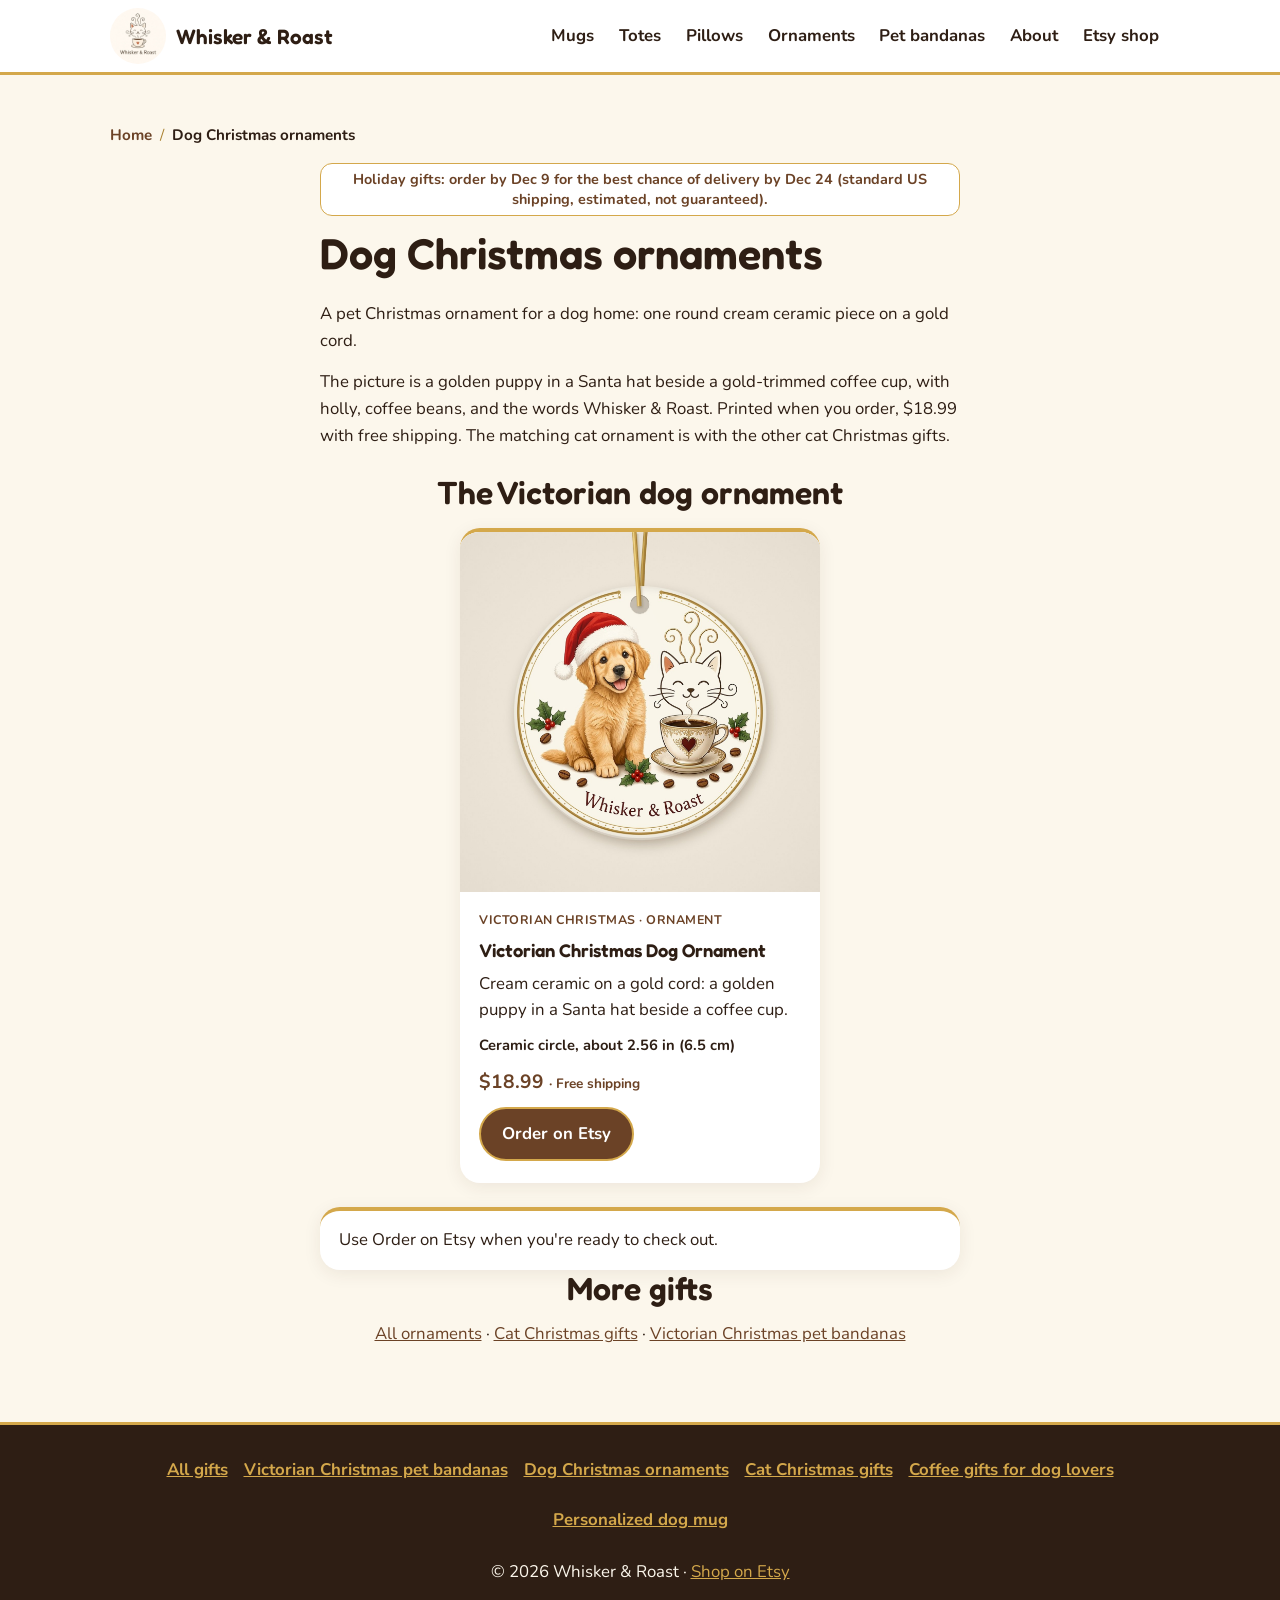
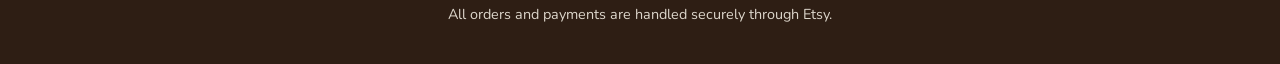
<file: dog-christmas-ornaments/index.html>
<!DOCTYPE html>
<html lang="en">
<head>
  <meta charset="utf-8">
  <meta name="viewport" content="width=device-width, initial-scale=1">
  <title>Dog Christmas Ornaments — Whisker &amp; Roast</title>
  <meta name="description" content="Victorian dog Christmas ornament: cream ceramic, a golden puppy in a Santa hat beside a coffee cup. $18.99 with free shipping. Checkout on Etsy.">
  <link rel="canonical" href="https://whiskerandroast.com/dog-christmas-ornaments/">
  <meta property="og:type" content="website">
  <meta property="og:site_name" content="Whisker &amp; Roast">
  <meta property="og:title" content="Dog Christmas Ornaments — Whisker &amp; Roast">
  <meta property="og:description" content="Victorian dog Christmas ornament: cream ceramic, a golden puppy in a Santa hat beside a coffee cup. $18.99 with free shipping. Checkout on Etsy.">
  <meta property="og:url" content="https://whiskerandroast.com/dog-christmas-ornaments/">
  <meta property="og:image" content="https://whiskerandroast.com/images/christmas_victorian_dog_ornament.jpg">
  <meta property="og:image:alt" content="Round cream ceramic Christmas ornament hung from a gold cord, a golden puppy in a Santa hat beside a gold-trimmed coffee cup, holly, coffee beans, and the words Whisker and Roast.">
  <meta property="og:image:width" content="1400">
  <meta property="og:image:height" content="1400">
  <meta name="twitter:card" content="summary_large_image">
  <meta name="twitter:title" content="Dog Christmas Ornaments — Whisker &amp; Roast">
  <meta name="twitter:description" content="Victorian dog Christmas ornament: cream ceramic, a golden puppy in a Santa hat beside a coffee cup. $18.99 with free shipping. Checkout on Etsy.">
  <meta name="twitter:image" content="https://whiskerandroast.com/images/christmas_victorian_dog_ornament.jpg">
  <meta name="twitter:image:alt" content="Round cream ceramic Christmas ornament hung from a gold cord, a golden puppy in a Santa hat beside a gold-trimmed coffee cup, holly, coffee beans, and the words Whisker and Roast.">
  <script type="application/ld+json">
  {
  "@context": "https://schema.org",
  "@graph": [
    {
      "@type": "Organization",
      "@id": "https://whiskerandroast.com/#organization",
      "name": "Whisker & Roast",
      "url": "https://whiskerandroast.com/",
      "logo": "https://whiskerandroast.com/images/logo.jpg",
      "description": "Print-on-demand dog and cat coffee mugs, canvas totes, throw pillows, Christmas ornaments, and pet bandanas, sold on Etsy.",
      "sameAs": [
        "https://www.etsy.com/shop/WhiskerAndRoast"
      ]
    },
    {
      "@type": "WebSite",
      "@id": "https://whiskerandroast.com/#website",
      "url": "https://whiskerandroast.com/",
      "name": "Whisker & Roast",
      "publisher": {
        "@id": "https://whiskerandroast.com/#organization"
      },
      "description": "Catalog of Whisker & Roast pet and coffee-themed gifts; purchases complete on Etsy."
    },
    {
      "@type": "WebPage",
      "@id": "https://whiskerandroast.com/dog-christmas-ornaments/#webpage",
      "url": "https://whiskerandroast.com/dog-christmas-ornaments/",
      "name": "Dog Christmas Ornaments — Whisker & Roast",
      "description": "Victorian dog Christmas ornament: cream ceramic, a golden puppy in a Santa hat beside a coffee cup. $18.99 with free shipping. Checkout on Etsy.",
      "inLanguage": "en",
      "isPartOf": {
        "@id": "https://whiskerandroast.com/#website"
      },
      "publisher": {
        "@id": "https://whiskerandroast.com/#organization"
      },
      "breadcrumb": {
        "@id": "https://whiskerandroast.com/dog-christmas-ornaments/#breadcrumb"
      },
      "mainEntity": {
        "@id": "https://whiskerandroast.com/dog-christmas-ornaments/#victorian-christmas-dog-ornament"
      },
      "primaryImageOfPage": {
        "@type": "ImageObject",
        "url": "https://whiskerandroast.com/images/christmas_victorian_dog_ornament.jpg",
        "width": 1400,
        "height": 1400,
        "caption": "Round cream ceramic Christmas ornament hung from a gold cord, a golden puppy in a Santa hat beside a gold-trimmed coffee cup, holly, coffee beans, and the words Whisker and Roast."
      }
    },
    {
      "@type": "BreadcrumbList",
      "@id": "https://whiskerandroast.com/dog-christmas-ornaments/#breadcrumb",
      "itemListElement": [
        {
          "@type": "ListItem",
          "position": 1,
          "name": "Home",
          "item": "https://whiskerandroast.com/"
        },
        {
          "@type": "ListItem",
          "position": 2,
          "name": "Dog Christmas ornaments",
          "item": "https://whiskerandroast.com/dog-christmas-ornaments/"
        }
      ]
    },
    {
      "@type": "Product",
      "@id": "https://whiskerandroast.com/dog-christmas-ornaments/#victorian-christmas-dog-ornament",
      "name": "Victorian Christmas Dog Ornament",
      "description": "A ceramic Christmas ornament with a Victorian dog design.",
      "image": {
        "@type": "ImageObject",
        "url": "https://whiskerandroast.com/images/christmas_victorian_dog_ornament.jpg",
        "width": 1400,
        "height": 1400,
        "caption": "Round cream ceramic Christmas ornament hung from a gold cord, a golden puppy in a Santa hat beside a gold-trimmed coffee cup, holly, coffee beans, and the words Whisker and Roast."
      },
      "url": "https://whiskerandroast.com/dog-christmas-ornaments/#victorian-christmas-dog-ornament",
      "brand": {
        "@type": "Brand",
        "name": "Whisker & Roast"
      },
      "size": "Ceramic circle, about 2.56 in (6.5 cm)",
      "offers": {
        "@type": "Offer",
        "url": "https://www.etsy.com/listing/4610540895/victorian-christmas-dog-ornament-whisker",
        "price": "18.99",
        "priceCurrency": "USD",
        "seller": {
          "@id": "https://whiskerandroast.com/#organization"
        }
      }
    }
  ]
}
  </script>
  <link rel="icon" href="/favicon.ico" sizes="any">
  <link rel="apple-touch-icon" href="/images/apple-touch-icon.png">
  <meta name="theme-color" content="#FCF7EC">
  <link rel="preconnect" href="https://fonts.googleapis.com">
  <link rel="preconnect" href="https://fonts.gstatic.com" crossorigin>
  <link href="https://fonts.googleapis.com/css2?family=Fredoka:wght@500;600&family=Nunito:wght@400;600;700&display=swap" rel="stylesheet">
  <link rel="stylesheet" href="/css/style.css">
</head>
<body>
  <a class="skip" href="#main">Skip to content</a>
  <header class="site-header">
    <div class="wrap header-inner">
      <a class="brand" href="/"><img src="/images/logo.jpg" alt="Whisker &amp; Roast logo" width="56" height="56"><span>Whisker &amp; Roast</span></a>
      <nav class="site-nav" aria-label="Main">
        <a class="nav-etsy" href="https://www.etsy.com/shop/WhiskerAndRoast" target="_blank" rel="noopener">Etsy shop<span class="sr-only"> (opens in a new tab)</span></a>
        <button class="nav-toggle" type="button" aria-expanded="false" aria-controls="site-menu" aria-label="Open menu">
          <span class="nav-toggle-icon" aria-hidden="true"></span>
        </button>
        <div class="nav-panel" id="site-menu">
          <a href="/#mugs">Mugs</a>
          <a href="/#totes">Totes</a>
          <a href="/#pillows">Pillows</a>
          <a href="/#ornaments">Ornaments</a>
          <a href="/#bandanas">Pet bandanas</a>
          <a href="/#about">About</a>
          <a class="nav-shop" href="https://www.etsy.com/shop/WhiskerAndRoast" target="_blank" rel="noopener">Etsy shop<span class="sr-only"> (opens in a new tab)</span></a>
        </div>
      </nav>
    </div>
  </header>
  <main id="main">
    <article class="wrap section">
      <nav class="crumbs" aria-label="Breadcrumb">
        <ol>
          <li><a href="/">Home</a></li>
          <li aria-current="page">Dog Christmas ornaments</li>
        </ol>
      </nav>
      <div class="page-intro">
        <!-- HOLIDAY-ORDER-BY start: delete this block after the holidays -->
        <p class="holiday-note">Holiday gifts: order by Dec 9 for the best chance of delivery by Dec 24 (standard US shipping, estimated, not guaranteed).</p>
        <!-- HOLIDAY-ORDER-BY end -->
        <h1>Dog Christmas ornaments</h1>
        <p>A pet Christmas ornament for a dog home: one round cream ceramic piece on a gold cord.</p>
        <p>The picture is a golden puppy in a Santa hat beside a gold-trimmed coffee cup, with holly, coffee beans, and the words Whisker &amp; Roast. Printed when you order, $18.99 with free shipping. The matching cat ornament is with the other cat Christmas gifts.</p>
      </div>
      <h2>The Victorian dog ornament</h2>
      <div class="grid grid-single">
      <article class="card" data-pet="dog" data-holiday="true" id="victorian-christmas-dog-ornament">
        <img src="/images/christmas_victorian_dog_ornament.jpg" alt="Round cream ceramic Christmas ornament hung from a gold cord, a golden puppy in a Santa hat beside a gold-trimmed coffee cup, holly, coffee beans, and the words Whisker and Roast." width="1400" height="1400" loading="lazy">
        <div class="card-body">
          <p class="collection">Victorian Christmas · Ornament</p>
          <h3>Victorian Christmas Dog Ornament</h3>
          <p>Cream ceramic on a gold cord: a golden puppy in a Santa hat beside a coffee cup.</p>
          <p class="facts">Ceramic circle, about 2.56 in (6.5 cm)</p>
          <p class="price">$18.99 <span>· Free shipping</span></p>
          <a class="btn" href="https://www.etsy.com/listing/4610540895/victorian-christmas-dog-ornament-whisker" target="_blank" rel="noopener" aria-label="Order Victorian Christmas Dog Ornament on Etsy (opens in a new tab)">Order on Etsy</a>
        </div>
      </article>
      </div>
      <div class="page-note">
        <p>Use Order on Etsy when you're ready to check out.</p>
      </div>
      <h2>More gifts</h2>
      <p class="lead"><a href="/#ornaments">All ornaments</a> · <a href="/cat-christmas-gifts/">Cat Christmas gifts</a> · <a href="/victorian-christmas-pet-bandana/">Victorian Christmas pet bandanas</a></p>
    </article>
  </main>
  <footer class="site-footer">
    <div class="wrap">
      <nav class="footer-links" aria-label="Popular gifts">
        <a href="/">All gifts</a>
        <a href="/victorian-christmas-pet-bandana/">Victorian Christmas pet bandanas</a>
        <a href="/dog-christmas-ornaments/" aria-current="page">Dog Christmas ornaments</a>
        <a href="/cat-christmas-gifts/">Cat Christmas gifts</a>
        <a href="/coffee-gifts-for-dog-lovers/">Coffee gifts for dog lovers</a>
        <a href="/personalized-dog-mug/">Personalized dog mug</a>
      </nav>
      <p>© 2026 Whisker &amp; Roast · <a href="https://www.etsy.com/shop/WhiskerAndRoast" target="_blank" rel="noopener">Shop on Etsy<span class="sr-only"> (opens in a new tab)</span></a></p>
      <p class="small">All orders and payments are handled securely through Etsy.</p>
    </div>
  </footer>
  <script src="/js/site.js"></script>
</body>
</html>
</file>
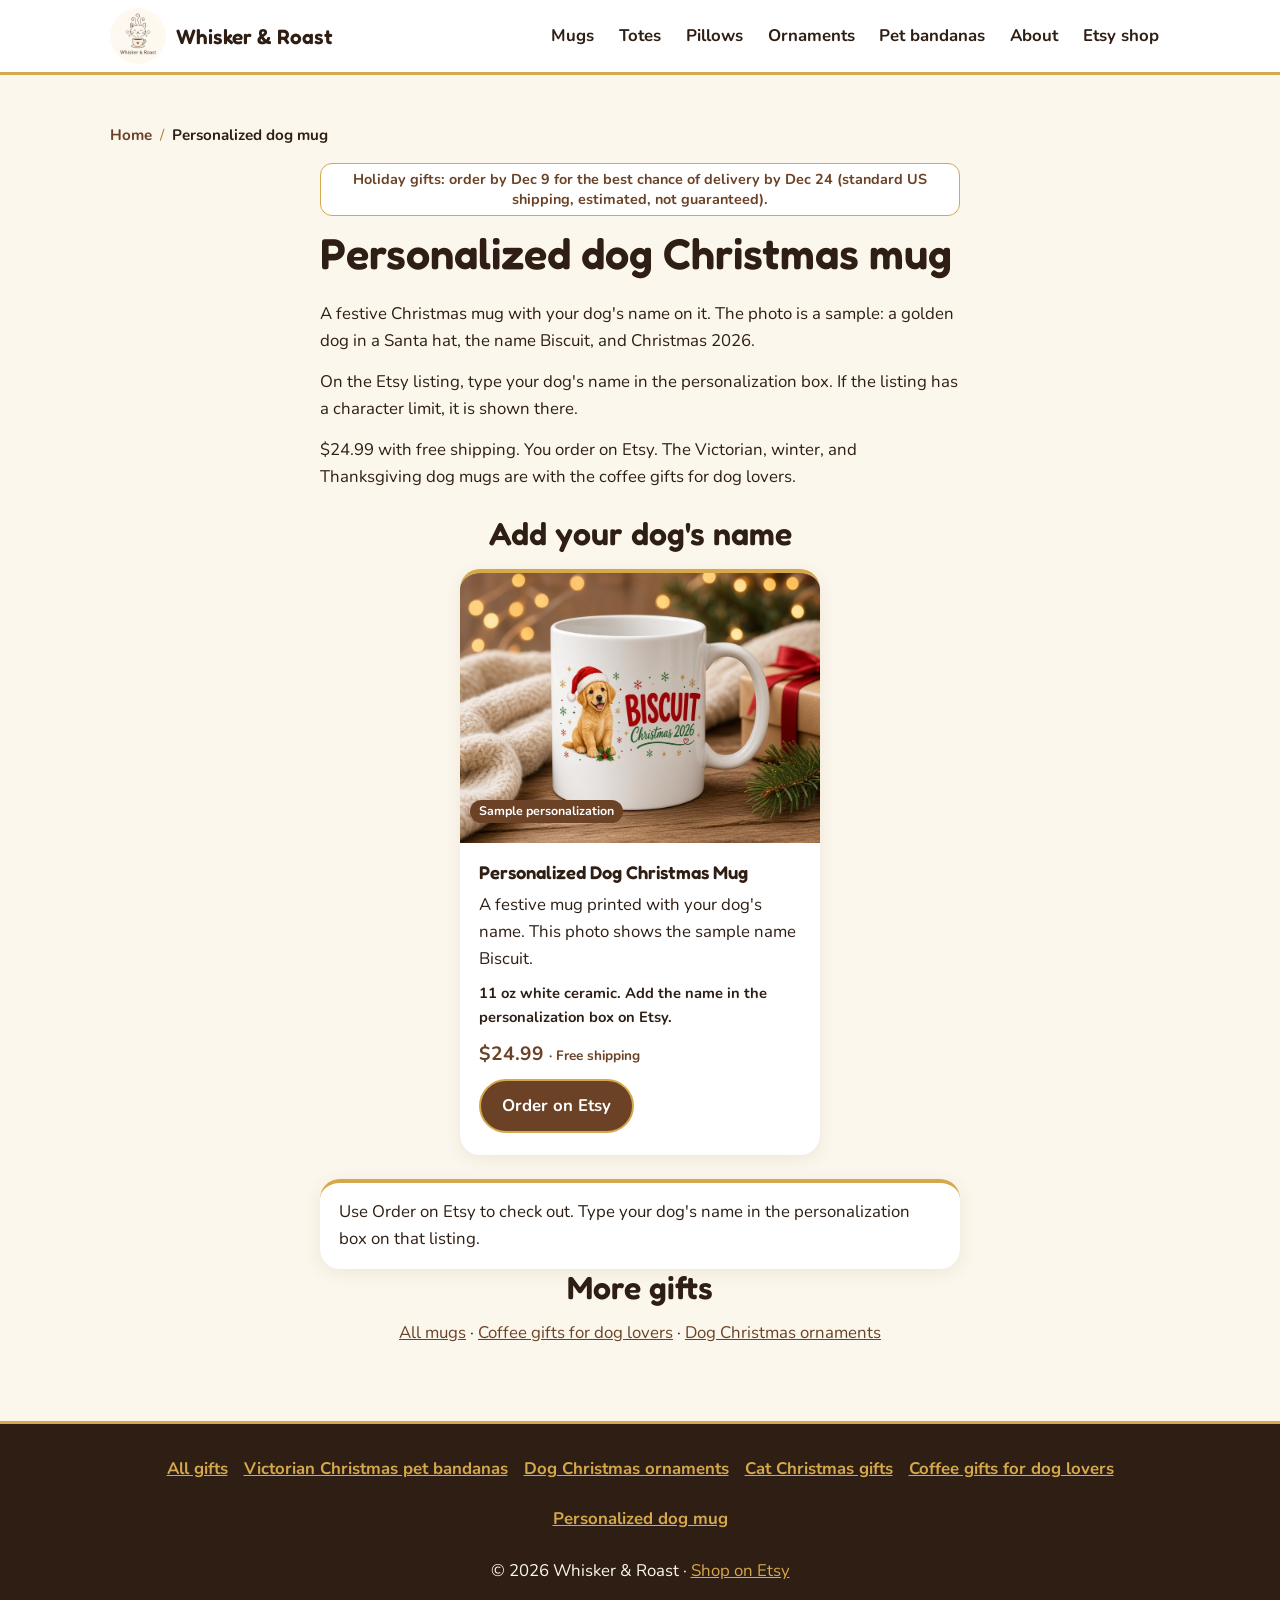
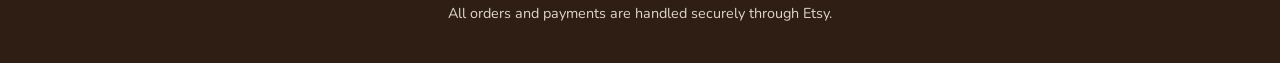
<file: personalized-dog-mug/index.html>
<!DOCTYPE html>
<html lang="en">
<head>
  <meta charset="utf-8">
  <meta name="viewport" content="width=device-width, initial-scale=1">
  <title>Personalized Dog Christmas Mug — Whisker &amp; Roast</title>
  <meta name="description" content="A festive Christmas mug with your dog's name. The sample shows Biscuit and Christmas 2026. $24.99 with free shipping. Order on Etsy.">
  <link rel="canonical" href="https://whiskerandroast.com/personalized-dog-mug/">
  <meta property="og:type" content="website">
  <meta property="og:site_name" content="Whisker &amp; Roast">
  <meta property="og:title" content="Personalized Dog Christmas Mug — Whisker &amp; Roast">
  <meta property="og:description" content="A festive Christmas mug with your dog's name. The sample shows Biscuit and Christmas 2026. $24.99 with free shipping. Order on Etsy.">
  <meta property="og:url" content="https://whiskerandroast.com/personalized-dog-mug/">
  <meta property="og:image" content="https://whiskerandroast.com/images/01_biscuit_christmas_mockup.jpg">
  <meta property="og:image:alt" content="White coffee mug with a golden dog in a Santa hat, the name Biscuit, and Christmas 2026.">
  <meta property="og:image:width" content="900">
  <meta property="og:image:height" content="675">
  <meta name="twitter:card" content="summary_large_image">
  <meta name="twitter:title" content="Personalized Dog Christmas Mug — Whisker &amp; Roast">
  <meta name="twitter:description" content="A festive Christmas mug with your dog's name. The sample shows Biscuit and Christmas 2026. $24.99 with free shipping. Order on Etsy.">
  <meta name="twitter:image" content="https://whiskerandroast.com/images/01_biscuit_christmas_mockup.jpg">
  <meta name="twitter:image:alt" content="White coffee mug with a golden dog in a Santa hat, the name Biscuit, and Christmas 2026.">
  <script type="application/ld+json">
  {
  "@context": "https://schema.org",
  "@graph": [
    {
      "@type": "Organization",
      "@id": "https://whiskerandroast.com/#organization",
      "name": "Whisker & Roast",
      "url": "https://whiskerandroast.com/",
      "logo": "https://whiskerandroast.com/images/logo.jpg",
      "description": "Print-on-demand dog and cat coffee mugs, canvas totes, throw pillows, Christmas ornaments, and pet bandanas, sold on Etsy.",
      "sameAs": [
        "https://www.etsy.com/shop/WhiskerAndRoast"
      ]
    },
    {
      "@type": "WebSite",
      "@id": "https://whiskerandroast.com/#website",
      "url": "https://whiskerandroast.com/",
      "name": "Whisker & Roast",
      "publisher": {
        "@id": "https://whiskerandroast.com/#organization"
      },
      "description": "Catalog of Whisker & Roast pet and coffee-themed gifts; purchases complete on Etsy."
    },
    {
      "@type": "WebPage",
      "@id": "https://whiskerandroast.com/personalized-dog-mug/#webpage",
      "url": "https://whiskerandroast.com/personalized-dog-mug/",
      "name": "Personalized Dog Christmas Mug — Whisker & Roast",
      "description": "A festive Christmas mug with your dog's name. The sample shows Biscuit and Christmas 2026. $24.99 with free shipping. Order on Etsy.",
      "inLanguage": "en",
      "isPartOf": {
        "@id": "https://whiskerandroast.com/#website"
      },
      "publisher": {
        "@id": "https://whiskerandroast.com/#organization"
      },
      "breadcrumb": {
        "@id": "https://whiskerandroast.com/personalized-dog-mug/#breadcrumb"
      },
      "mainEntity": {
        "@id": "https://whiskerandroast.com/personalized-dog-mug/#personalized-dog-christmas-mug"
      },
      "primaryImageOfPage": {
        "@type": "ImageObject",
        "url": "https://whiskerandroast.com/images/01_biscuit_christmas_mockup.jpg",
        "width": 900,
        "height": 675,
        "caption": "White coffee mug with a golden dog in a Santa hat, the name Biscuit, and Christmas 2026."
      }
    },
    {
      "@type": "BreadcrumbList",
      "@id": "https://whiskerandroast.com/personalized-dog-mug/#breadcrumb",
      "itemListElement": [
        {
          "@type": "ListItem",
          "position": 1,
          "name": "Home",
          "item": "https://whiskerandroast.com/"
        },
        {
          "@type": "ListItem",
          "position": 2,
          "name": "Personalized dog mug",
          "item": "https://whiskerandroast.com/personalized-dog-mug/"
        }
      ]
    },
    {
      "@type": "Product",
      "@id": "https://whiskerandroast.com/personalized-dog-mug/#personalized-dog-christmas-mug",
      "name": "Personalized Dog Christmas Mug",
      "description": "A festive mug with your dog's name on it.",
      "image": {
        "@type": "ImageObject",
        "url": "https://whiskerandroast.com/images/01_biscuit_christmas_mockup.jpg",
        "width": 900,
        "height": 675,
        "caption": "White coffee mug with a golden dog in a Santa hat, the name Biscuit, and Christmas 2026."
      },
      "url": "https://whiskerandroast.com/personalized-dog-mug/#personalized-dog-christmas-mug",
      "brand": {
        "@type": "Brand",
        "name": "Whisker & Roast"
      },
      "size": "11 oz white ceramic",
      "offers": {
        "@type": "Offer",
        "url": "https://www.etsy.com/listing/4608947223/personalized-dog-christmas-mug-custom",
        "price": "24.99",
        "priceCurrency": "USD",
        "seller": {
          "@id": "https://whiskerandroast.com/#organization"
        }
      }
    }
  ]
}
  </script>
  <link rel="icon" href="/favicon.ico" sizes="any">
  <link rel="apple-touch-icon" href="/images/apple-touch-icon.png">
  <meta name="theme-color" content="#FCF7EC">
  <link rel="preconnect" href="https://fonts.googleapis.com">
  <link rel="preconnect" href="https://fonts.gstatic.com" crossorigin>
  <link href="https://fonts.googleapis.com/css2?family=Fredoka:wght@500;600&family=Nunito:wght@400;600;700&display=swap" rel="stylesheet">
  <link rel="stylesheet" href="/css/style.css">
</head>
<body>
  <a class="skip" href="#main">Skip to content</a>
  <header class="site-header">
    <div class="wrap header-inner">
      <a class="brand" href="/"><img src="/images/logo.jpg" alt="Whisker &amp; Roast logo" width="56" height="56"><span>Whisker &amp; Roast</span></a>
      <nav class="site-nav" aria-label="Main">
        <a class="nav-etsy" href="https://www.etsy.com/shop/WhiskerAndRoast" target="_blank" rel="noopener">Etsy shop<span class="sr-only"> (opens in a new tab)</span></a>
        <button class="nav-toggle" type="button" aria-expanded="false" aria-controls="site-menu" aria-label="Open menu">
          <span class="nav-toggle-icon" aria-hidden="true"></span>
        </button>
        <div class="nav-panel" id="site-menu">
          <a href="/#mugs">Mugs</a>
          <a href="/#totes">Totes</a>
          <a href="/#pillows">Pillows</a>
          <a href="/#ornaments">Ornaments</a>
          <a href="/#bandanas">Pet bandanas</a>
          <a href="/#about">About</a>
          <a class="nav-shop" href="https://www.etsy.com/shop/WhiskerAndRoast" target="_blank" rel="noopener">Etsy shop<span class="sr-only"> (opens in a new tab)</span></a>
        </div>
      </nav>
    </div>
  </header>
  <main id="main">
    <article class="wrap section">
      <nav class="crumbs" aria-label="Breadcrumb">
        <ol>
          <li><a href="/">Home</a></li>
          <li aria-current="page">Personalized dog mug</li>
        </ol>
      </nav>
      <div class="page-intro">
        <!-- HOLIDAY-ORDER-BY start: delete this block after the holidays -->
        <p class="holiday-note">Holiday gifts: order by Dec 9 for the best chance of delivery by Dec 24 (standard US shipping, estimated, not guaranteed).</p>
        <!-- HOLIDAY-ORDER-BY end -->
        <h1>Personalized dog Christmas mug</h1>
        <p>A festive Christmas mug with your dog's name on it. The photo is a sample: a golden dog in a Santa hat, the name Biscuit, and Christmas 2026.</p>
        <p>On the Etsy listing, type your dog's name in the personalization box. If the listing has a character limit, it is shown there.</p>
        <p>$24.99 with free shipping. You order on Etsy. The Victorian, winter, and Thanksgiving dog mugs are with the coffee gifts for dog lovers.</p>
      </div>
      <h2>Add your dog's name</h2>
      <div class="grid grid-single">
      <article class="card" data-pet="dog" data-holiday="true" id="personalized-dog-christmas-mug">
        <div class="card-photo">
        <img src="/images/01_biscuit_christmas_mockup.jpg" alt="White coffee mug with a golden dog in a Santa hat, the name Biscuit, and Christmas 2026." width="900" height="675" loading="lazy">
        <p class="sample-badge">Sample personalization</p>
      </div>
        <div class="card-body">
          <h3>Personalized Dog Christmas Mug</h3>
          <p>A festive mug printed with your dog's name. This photo shows the sample name Biscuit.</p>
          <p class="facts">11 oz white ceramic. Add the name in the personalization box on Etsy.</p>
          <p class="price">$24.99 <span>· Free shipping</span></p>
          <a class="btn" href="https://www.etsy.com/listing/4608947223/personalized-dog-christmas-mug-custom" target="_blank" rel="noopener" aria-label="Order Personalized Dog Christmas Mug on Etsy (opens in a new tab)">Order on Etsy</a>
        </div>
      </article>
      </div>
      <div class="page-note">
        <p>Use Order on Etsy to check out. Type your dog's name in the personalization box on that listing.</p>
      </div>
      <h2>More gifts</h2>
      <p class="lead"><a href="/#mugs">All mugs</a> · <a href="/coffee-gifts-for-dog-lovers/">Coffee gifts for dog lovers</a> · <a href="/dog-christmas-ornaments/">Dog Christmas ornaments</a></p>
    </article>
  </main>
  <footer class="site-footer">
    <div class="wrap">
      <nav class="footer-links" aria-label="Popular gifts">
        <a href="/">All gifts</a>
        <a href="/victorian-christmas-pet-bandana/">Victorian Christmas pet bandanas</a>
        <a href="/dog-christmas-ornaments/">Dog Christmas ornaments</a>
        <a href="/cat-christmas-gifts/">Cat Christmas gifts</a>
        <a href="/coffee-gifts-for-dog-lovers/">Coffee gifts for dog lovers</a>
        <a href="/personalized-dog-mug/" aria-current="page">Personalized dog mug</a>
      </nav>
      <p>© 2026 Whisker &amp; Roast · <a href="https://www.etsy.com/shop/WhiskerAndRoast" target="_blank" rel="noopener">Shop on Etsy<span class="sr-only"> (opens in a new tab)</span></a></p>
      <p class="small">All orders and payments are handled securely through Etsy.</p>
    </div>
  </footer>
  <script src="/js/site.js"></script>
</body>
</html>
</file>
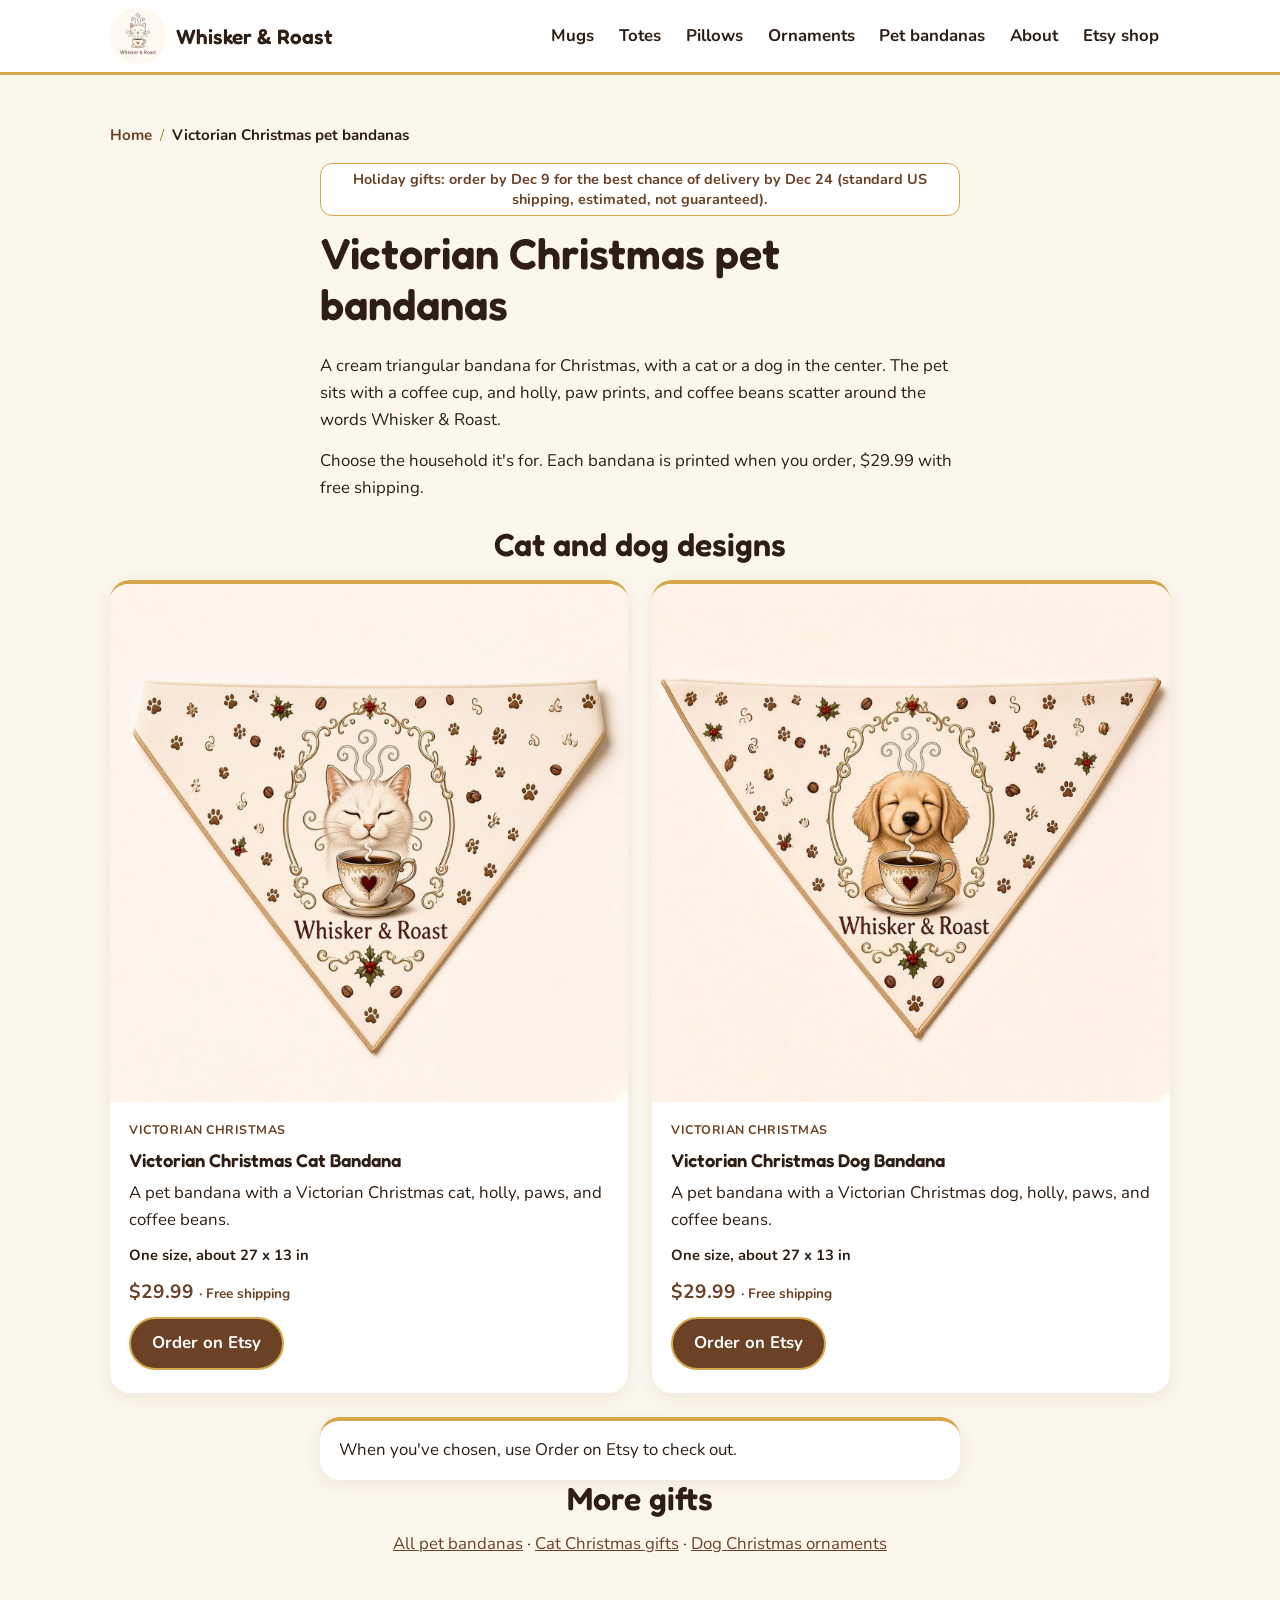
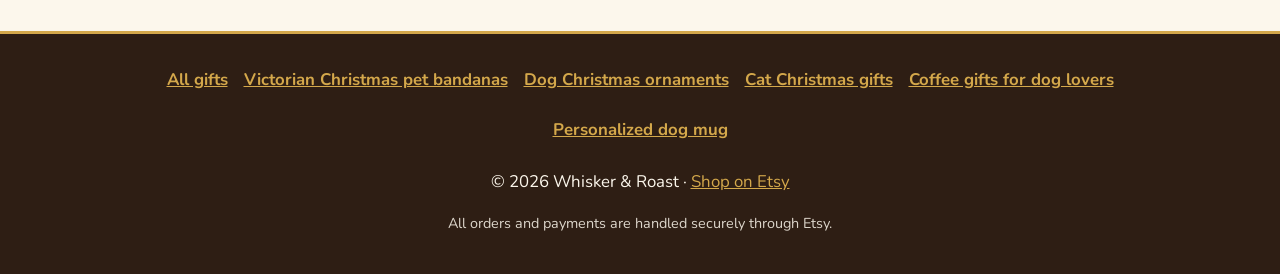
<file: victorian-christmas-pet-bandana/index.html>
<!DOCTYPE html>
<html lang="en">
<head>
  <meta charset="utf-8">
  <meta name="viewport" content="width=device-width, initial-scale=1">
  <title>Victorian Christmas Pet Bandanas — Whisker &amp; Roast</title>
  <meta name="description" content="Cream triangular Victorian Christmas pet bandanas for a dog or a cat, with a medallion, holly, paws, and coffee beans. $29.99, free shipping, checkout on Etsy.">
  <link rel="canonical" href="https://whiskerandroast.com/victorian-christmas-pet-bandana/">
  <meta property="og:type" content="website">
  <meta property="og:site_name" content="Whisker &amp; Roast">
  <meta property="og:title" content="Victorian Christmas Pet Bandanas — Whisker &amp; Roast">
  <meta property="og:description" content="Cream triangular Victorian Christmas pet bandanas for a dog or a cat, with a medallion, holly, paws, and coffee beans. $29.99, free shipping, checkout on Etsy.">
  <meta property="og:url" content="https://whiskerandroast.com/victorian-christmas-pet-bandana/">
  <meta property="og:image" content="https://whiskerandroast.com/images/christmas_victorian_cat_bandana.jpg">
  <meta property="og:image:alt" content="Cream triangular pet bandana with a Victorian Christmas cat, a coffee cup, holly, paw prints, and coffee beans.">
  <meta property="og:image:width" content="1400">
  <meta property="og:image:height" content="1400">
  <meta name="twitter:card" content="summary_large_image">
  <meta name="twitter:title" content="Victorian Christmas Pet Bandanas — Whisker &amp; Roast">
  <meta name="twitter:description" content="Cream triangular Victorian Christmas pet bandanas for a dog or a cat, with a medallion, holly, paws, and coffee beans. $29.99, free shipping, checkout on Etsy.">
  <meta name="twitter:image" content="https://whiskerandroast.com/images/christmas_victorian_cat_bandana.jpg">
  <meta name="twitter:image:alt" content="Cream triangular pet bandana with a Victorian Christmas cat, a coffee cup, holly, paw prints, and coffee beans.">
  <script type="application/ld+json">
  {
  "@context": "https://schema.org",
  "@graph": [
    {
      "@type": "Organization",
      "@id": "https://whiskerandroast.com/#organization",
      "name": "Whisker & Roast",
      "url": "https://whiskerandroast.com/",
      "logo": "https://whiskerandroast.com/images/logo.jpg",
      "description": "Print-on-demand dog and cat coffee mugs, canvas totes, throw pillows, Christmas ornaments, and pet bandanas, sold on Etsy.",
      "sameAs": [
        "https://www.etsy.com/shop/WhiskerAndRoast"
      ]
    },
    {
      "@type": "WebSite",
      "@id": "https://whiskerandroast.com/#website",
      "url": "https://whiskerandroast.com/",
      "name": "Whisker & Roast",
      "publisher": {
        "@id": "https://whiskerandroast.com/#organization"
      },
      "description": "Catalog of Whisker & Roast pet and coffee-themed gifts; purchases complete on Etsy."
    },
    {
      "@type": "WebPage",
      "@id": "https://whiskerandroast.com/victorian-christmas-pet-bandana/#webpage",
      "url": "https://whiskerandroast.com/victorian-christmas-pet-bandana/",
      "name": "Victorian Christmas Pet Bandanas — Whisker & Roast",
      "description": "Cream triangular Victorian Christmas pet bandanas for a dog or a cat, with a medallion, holly, paws, and coffee beans. $29.99, free shipping, checkout on Etsy.",
      "inLanguage": "en",
      "isPartOf": {
        "@id": "https://whiskerandroast.com/#website"
      },
      "publisher": {
        "@id": "https://whiskerandroast.com/#organization"
      },
      "breadcrumb": {
        "@id": "https://whiskerandroast.com/victorian-christmas-pet-bandana/#breadcrumb"
      },
      "mainEntity": {
        "@id": "https://whiskerandroast.com/victorian-christmas-pet-bandana/#products"
      },
      "primaryImageOfPage": {
        "@type": "ImageObject",
        "url": "https://whiskerandroast.com/images/christmas_victorian_cat_bandana.jpg",
        "width": 1400,
        "height": 1400,
        "caption": "Cream triangular pet bandana with a Victorian Christmas cat, a coffee cup, holly, paw prints, and coffee beans."
      }
    },
    {
      "@type": "BreadcrumbList",
      "@id": "https://whiskerandroast.com/victorian-christmas-pet-bandana/#breadcrumb",
      "itemListElement": [
        {
          "@type": "ListItem",
          "position": 1,
          "name": "Home",
          "item": "https://whiskerandroast.com/"
        },
        {
          "@type": "ListItem",
          "position": 2,
          "name": "Victorian Christmas pet bandanas",
          "item": "https://whiskerandroast.com/victorian-christmas-pet-bandana/"
        }
      ]
    },
    {
      "@type": "ItemList",
      "@id": "https://whiskerandroast.com/victorian-christmas-pet-bandana/#products",
      "name": "Victorian Christmas pet bandanas",
      "numberOfItems": 2,
      "itemListElement": [
        {
          "@type": "ListItem",
          "position": 1,
          "url": "https://whiskerandroast.com/victorian-christmas-pet-bandana/#victorian-christmas-cat-bandana",
          "name": "Victorian Christmas Cat Bandana",
          "item": {
            "@id": "https://whiskerandroast.com/victorian-christmas-pet-bandana/#victorian-christmas-cat-bandana"
          }
        },
        {
          "@type": "ListItem",
          "position": 2,
          "url": "https://whiskerandroast.com/victorian-christmas-pet-bandana/#victorian-christmas-dog-bandana",
          "name": "Victorian Christmas Dog Bandana",
          "item": {
            "@id": "https://whiskerandroast.com/victorian-christmas-pet-bandana/#victorian-christmas-dog-bandana"
          }
        }
      ]
    },
    {
      "@type": "Product",
      "@id": "https://whiskerandroast.com/victorian-christmas-pet-bandana/#victorian-christmas-cat-bandana",
      "name": "Victorian Christmas Cat Bandana",
      "description": "A pet bandana with a Victorian Christmas cat, holly, paws, and coffee beans.",
      "image": {
        "@type": "ImageObject",
        "url": "https://whiskerandroast.com/images/christmas_victorian_cat_bandana.jpg",
        "width": 1400,
        "height": 1400,
        "caption": "Cream triangular pet bandana with a Victorian Christmas cat, a coffee cup, holly, paw prints, and coffee beans."
      },
      "url": "https://whiskerandroast.com/victorian-christmas-pet-bandana/#victorian-christmas-cat-bandana",
      "brand": {
        "@type": "Brand",
        "name": "Whisker & Roast"
      },
      "size": "One size, about 27 x 13 in",
      "offers": {
        "@type": "Offer",
        "url": "https://www.etsy.com/listing/4610562736/victorian-christmas-cat-bandana-whisker",
        "price": "29.99",
        "priceCurrency": "USD",
        "seller": {
          "@id": "https://whiskerandroast.com/#organization"
        }
      }
    },
    {
      "@type": "Product",
      "@id": "https://whiskerandroast.com/victorian-christmas-pet-bandana/#victorian-christmas-dog-bandana",
      "name": "Victorian Christmas Dog Bandana",
      "description": "A pet bandana with a Victorian Christmas dog, holly, paws, and coffee beans.",
      "image": {
        "@type": "ImageObject",
        "url": "https://whiskerandroast.com/images/christmas_victorian_dog_bandana.jpg",
        "width": 1400,
        "height": 1400,
        "caption": "Cream triangular pet bandana with a Victorian Christmas dog, a coffee cup, holly, paw prints, and coffee beans."
      },
      "url": "https://whiskerandroast.com/victorian-christmas-pet-bandana/#victorian-christmas-dog-bandana",
      "brand": {
        "@type": "Brand",
        "name": "Whisker & Roast"
      },
      "size": "One size, about 27 x 13 in",
      "offers": {
        "@type": "Offer",
        "url": "https://www.etsy.com/listing/4610562948/victorian-christmas-dog-bandana-whisker",
        "price": "29.99",
        "priceCurrency": "USD",
        "seller": {
          "@id": "https://whiskerandroast.com/#organization"
        }
      }
    }
  ]
}
  </script>
  <link rel="icon" href="/favicon.ico" sizes="any">
  <link rel="apple-touch-icon" href="/images/apple-touch-icon.png">
  <meta name="theme-color" content="#FCF7EC">
  <link rel="preconnect" href="https://fonts.googleapis.com">
  <link rel="preconnect" href="https://fonts.gstatic.com" crossorigin>
  <link href="https://fonts.googleapis.com/css2?family=Fredoka:wght@500;600&family=Nunito:wght@400;600;700&display=swap" rel="stylesheet">
  <link rel="stylesheet" href="/css/style.css">
</head>
<body>
  <a class="skip" href="#main">Skip to content</a>
  <header class="site-header">
    <div class="wrap header-inner">
      <a class="brand" href="/"><img src="/images/logo.jpg" alt="Whisker &amp; Roast logo" width="56" height="56"><span>Whisker &amp; Roast</span></a>
      <nav class="site-nav" aria-label="Main">
        <a class="nav-etsy" href="https://www.etsy.com/shop/WhiskerAndRoast" target="_blank" rel="noopener">Etsy shop<span class="sr-only"> (opens in a new tab)</span></a>
        <button class="nav-toggle" type="button" aria-expanded="false" aria-controls="site-menu" aria-label="Open menu">
          <span class="nav-toggle-icon" aria-hidden="true"></span>
        </button>
        <div class="nav-panel" id="site-menu">
          <a href="/#mugs">Mugs</a>
          <a href="/#totes">Totes</a>
          <a href="/#pillows">Pillows</a>
          <a href="/#ornaments">Ornaments</a>
          <a href="/#bandanas">Pet bandanas</a>
          <a href="/#about">About</a>
          <a class="nav-shop" href="https://www.etsy.com/shop/WhiskerAndRoast" target="_blank" rel="noopener">Etsy shop<span class="sr-only"> (opens in a new tab)</span></a>
        </div>
      </nav>
    </div>
  </header>
  <main id="main">
    <article class="wrap section">
      <nav class="crumbs" aria-label="Breadcrumb">
        <ol>
          <li><a href="/">Home</a></li>
          <li aria-current="page">Victorian Christmas pet bandanas</li>
        </ol>
      </nav>
      <div class="page-intro">
        <!-- HOLIDAY-ORDER-BY start: delete this block after the holidays -->
        <p class="holiday-note">Holiday gifts: order by Dec 9 for the best chance of delivery by Dec 24 (standard US shipping, estimated, not guaranteed).</p>
        <!-- HOLIDAY-ORDER-BY end -->
        <h1>Victorian Christmas pet bandanas</h1>
        <p>A cream triangular bandana for Christmas, with a cat or a dog in the center. The pet sits with a coffee cup, and holly, paw prints, and coffee beans scatter around the words Whisker &amp; Roast.</p>
        <p>Choose the household it's for. Each bandana is printed when you order, $29.99 with free shipping.</p>
      </div>
      <h2>Cat and dog designs</h2>
      <div class="grid">
      <article class="card" data-pet="cat" data-holiday="true" id="victorian-christmas-cat-bandana">
        <img src="/images/christmas_victorian_cat_bandana.jpg" alt="Cream triangular pet bandana with a Victorian Christmas cat, a coffee cup, holly, paw prints, and coffee beans." width="1400" height="1400" loading="lazy">
        <div class="card-body">
          <p class="collection">Victorian Christmas</p>
          <h3>Victorian Christmas Cat Bandana</h3>
          <p>A pet bandana with a Victorian Christmas cat, holly, paws, and coffee beans.</p>
          <p class="facts">One size, about 27 x 13 in</p>
          <p class="price">$29.99 <span>· Free shipping</span></p>
          <a class="btn" href="https://www.etsy.com/listing/4610562736/victorian-christmas-cat-bandana-whisker" target="_blank" rel="noopener" aria-label="Order Victorian Christmas Cat Bandana on Etsy (opens in a new tab)">Order on Etsy</a>
        </div>
      </article>
      <article class="card" data-pet="dog" data-holiday="true" id="victorian-christmas-dog-bandana">
        <img src="/images/christmas_victorian_dog_bandana.jpg" alt="Cream triangular pet bandana with a Victorian Christmas dog, a coffee cup, holly, paw prints, and coffee beans." width="1400" height="1400" loading="lazy">
        <div class="card-body">
          <p class="collection">Victorian Christmas</p>
          <h3>Victorian Christmas Dog Bandana</h3>
          <p>A pet bandana with a Victorian Christmas dog, holly, paws, and coffee beans.</p>
          <p class="facts">One size, about 27 x 13 in</p>
          <p class="price">$29.99 <span>· Free shipping</span></p>
          <a class="btn" href="https://www.etsy.com/listing/4610562948/victorian-christmas-dog-bandana-whisker" target="_blank" rel="noopener" aria-label="Order Victorian Christmas Dog Bandana on Etsy (opens in a new tab)">Order on Etsy</a>
        </div>
      </article>
      </div>
      <div class="page-note">
        <p>When you've chosen, use Order on Etsy to check out.</p>
      </div>
      <h2>More gifts</h2>
      <p class="lead"><a href="/#bandanas">All pet bandanas</a> · <a href="/cat-christmas-gifts/">Cat Christmas gifts</a> · <a href="/dog-christmas-ornaments/">Dog Christmas ornaments</a></p>
    </article>
  </main>
  <footer class="site-footer">
    <div class="wrap">
      <nav class="footer-links" aria-label="Popular gifts">
        <a href="/">All gifts</a>
        <a href="/victorian-christmas-pet-bandana/" aria-current="page">Victorian Christmas pet bandanas</a>
        <a href="/dog-christmas-ornaments/">Dog Christmas ornaments</a>
        <a href="/cat-christmas-gifts/">Cat Christmas gifts</a>
        <a href="/coffee-gifts-for-dog-lovers/">Coffee gifts for dog lovers</a>
        <a href="/personalized-dog-mug/">Personalized dog mug</a>
      </nav>
      <p>© 2026 Whisker &amp; Roast · <a href="https://www.etsy.com/shop/WhiskerAndRoast" target="_blank" rel="noopener">Shop on Etsy<span class="sr-only"> (opens in a new tab)</span></a></p>
      <p class="small">All orders and payments are handled securely through Etsy.</p>
    </div>
  </footer>
  <script src="/js/site.js"></script>
</body>
</html>
</file>
<file: css/style.css>
:root{--cream:#FCF7EC;--brown:#2E1E14;--coffee:#6B4226;--gold:#D4A84B;--golddk:#A9802F;--wash:#EFDFC0;--white:#fff}
*{box-sizing:border-box}html{scroll-behavior:smooth}
[hidden]{display:none !important}
body{margin:0;background:var(--cream);color:var(--brown);font:1.05rem/1.6 Nunito,system-ui,sans-serif}
h1,h2,h3{font-family:Fredoka,Nunito,sans-serif;font-weight:600;line-height:1.2;margin:0 0 .5em}
a{color:var(--coffee)}img{max-width:100%;height:auto;display:block}
:focus-visible{outline:3px solid var(--golddk);outline-offset:3px}
.wrap{max-width:1100px;margin:0 auto;padding:0 1.25rem}
.skip{position:absolute;left:-999px;top:0;background:var(--brown);color:#fff;padding:.5rem 1rem;z-index:10}.skip:focus{left:0}
.sr-only{position:absolute;width:1px;height:1px;padding:0;margin:-1px;overflow:hidden;clip:rect(0,0,0,0);white-space:nowrap;border:0}
.site-header{background:var(--white);border-bottom:3px solid var(--gold);position:sticky;top:0;z-index:5}
.header-inner{display:flex;align-items:center;justify-content:space-between;gap:1rem;padding-top:.5rem;padding-bottom:.5rem;flex-wrap:wrap}
.brand{display:flex;align-items:center;gap:.6rem;text-decoration:none;color:var(--brown);font:600 1.3rem Fredoka,sans-serif;min-height:44px}
.brand img{width:56px;height:56px;border-radius:50%;object-fit:cover}
.site-nav{display:flex;align-items:center;gap:.15rem}
.nav-panel{display:flex;align-items:center;gap:.15rem;flex-wrap:wrap}
.nav-panel a,.nav-etsy{text-decoration:none;font-weight:700;color:var(--brown);padding:.55rem .7rem;min-height:44px;display:inline-flex;align-items:center;border-radius:999px;white-space:nowrap}
.nav-panel a:hover,.nav-panel a:focus-visible,.nav-etsy:hover,.nav-etsy:focus-visible{color:var(--golddk)}
.nav-panel a[aria-current="location"]{background:var(--wash);color:var(--brown)}
.nav-etsy{display:none}
.nav-toggle{display:none;width:44px;height:44px;flex:0 0 44px;border:2px solid var(--brown);background:var(--white);border-radius:12px;padding:0;align-items:center;justify-content:center;cursor:pointer}
.nav-toggle-icon,.nav-toggle-icon::before,.nav-toggle-icon::after{display:block;width:18px;height:2px;background:var(--brown);border-radius:2px;position:relative}
.nav-toggle-icon::before,.nav-toggle-icon::after{content:"";position:absolute;left:0}
.nav-toggle-icon::before{top:-6px}
.nav-toggle-icon::after{top:6px}
.nav-toggle[aria-expanded="true"] .nav-toggle-icon{background:transparent}
.nav-toggle[aria-expanded="true"] .nav-toggle-icon::before{top:0;transform:rotate(45deg)}
.nav-toggle[aria-expanded="true"] .nav-toggle-icon::after{top:0;transform:rotate(-45deg)}
.hero{background:linear-gradient(180deg,var(--wash),var(--cream))}
.hero-inner{display:flex;flex-direction:column;gap:1.1rem;padding-top:1.35rem;padding-bottom:1.15rem}
.hero h1{font-size:clamp(1.9rem,4.4vw,2.75rem);margin-bottom:.35rem}
.hero p{font-size:1.08rem;max-width:42rem;margin:0}
/* HOLIDAY-ORDER-BY: remove this rule when the notice blocks are deleted from the HTML. */
.holiday-note,.hero p.holiday-note,.page-intro p.holiday-note{max-width:40rem;margin:0 0 .7rem;padding:.38rem .8rem;background:var(--white);color:var(--coffee);border:1px solid var(--gold);border-radius:12px;font-size:.9rem;font-weight:700;line-height:1.35;text-align:center}
.hero p.holiday-note{background:rgba(255,255,255,.8)}
.hero-picks{display:grid;grid-template-columns:repeat(3,minmax(0,1fr));gap:.75rem;list-style:none;margin:0;padding:0}
.hero-picks a{display:flex;flex-direction:column;background:var(--white);color:var(--brown);text-decoration:none;border-radius:16px;overflow:hidden;border-top:4px solid var(--gold);box-shadow:0 4px 18px rgba(61,43,31,.08);font-weight:700;min-height:44px}
.hero-picks a:hover,.hero-picks a:focus-visible{color:var(--coffee)}
.hero-photo{position:relative}
.hero-picks img{width:100%;aspect-ratio:4/3;object-fit:cover;background:var(--cream)}
.hero-caption{padding:.45rem .65rem .65rem;font-size:.95rem;line-height:1.25}
.hero-short{display:none}
.hero-sample{display:block;margin-top:.12rem;color:var(--coffee);font-size:.8rem}
@media(min-width:721px){.hero-sample{display:none}}
@media(max-width:720px){.hero-full{display:none}.hero-short{display:block}}
.cta{display:flex;gap:.8rem;flex-wrap:wrap;margin-top:1rem}
.btn{display:inline-flex;align-items:center;justify-content:center;min-height:44px;background:var(--coffee);color:#fff;border:2px solid var(--gold);text-decoration:none;font-weight:700;padding:.7rem 1.3rem;border-radius:999px;transition:background .2s}
.btn:hover,.btn:focus{background:var(--gold);color:var(--brown)}
.btn-alt{background:transparent;color:var(--brown);border:2px solid var(--brown)}.btn-alt:hover,.btn-alt:focus{background:var(--brown);color:#fff}
.section{padding-top:3rem;padding-bottom:3rem;scroll-margin-top:5.25rem}#about,.gift-guides{scroll-margin-top:5.25rem}.section h2{font-size:2rem;text-align:center}
.lead{text-align:center;max-width:40rem;margin:-.2rem auto 1.6rem}
.grid{display:grid;grid-template-columns:repeat(auto-fit,minmax(min(100%,16.5rem),1fr));gap:1.5rem}
.grid+.grid{margin-top:1.25rem}
.card{background:var(--white);border-top:4px solid var(--gold);border-radius:20px;overflow:hidden;box-shadow:0 4px 18px rgba(61,43,31,.08);display:flex;flex-direction:column;scroll-margin-top:5.25rem}
.card-photo{position:relative}
.card>img,.card-photo>img{width:100%;height:auto;object-fit:contain;background:var(--cream)}
.sample-badge{position:absolute;left:.65rem;bottom:.65rem;margin:0;background:var(--coffee);color:#fff;font:700 .78rem/1.2 Nunito,sans-serif;padding:.28rem .55rem;border-radius:999px}
.card-body{padding:1.1rem 1.2rem 1.4rem;display:flex;flex-direction:column;flex:1}
.card h3{font-size:1.15rem}.card p{margin:0 0 .6rem}
.collection{font-size:.78rem;font-weight:700;letter-spacing:.04em;text-transform:uppercase;color:var(--coffee);margin:0 0 .35rem}
.facts{font-size:.92rem;font-weight:700}
.card-text{border-top:none;border-left:4px solid var(--gold);border-radius:16px}
.price{font-weight:700;font-size:1.2rem;color:var(--coffee);margin-top:auto!important}.price span{font-size:.85rem;font-weight:700;color:var(--coffee)}
.card .btn{align-self:flex-start}
.about{background:var(--white)}.narrow{max-width:720px;text-align:center}
.site-footer{background:var(--brown);border-top:3px solid var(--gold);color:var(--cream);text-align:center;padding:1.5rem 0}.site-footer a{color:var(--gold)}.small{font-size:.9rem;opacity:.85}
.footer-links{display:flex;flex-wrap:wrap;justify-content:center;gap:.35rem 1rem;margin:0 0 .9rem;padding:0}
.footer-links a{font-weight:700;min-height:44px;display:inline-flex;align-items:center}
.gift-guides{padding-top:1.35rem;padding-bottom:.25rem}
.gift-guides h2{font-size:1.5rem;text-align:center}
.gift-guides>p{text-align:center;max-width:36rem;margin:0 auto 1rem}
.gift-guides ul{display:flex;flex-wrap:wrap;justify-content:center;gap:.6rem;list-style:none;margin:0;padding:0}
.gift-guides a,.shop-filters button{display:inline-flex;align-items:center;justify-content:center;min-height:44px;background:var(--white);color:var(--brown);text-decoration:none;font:700 1rem/1.2 Nunito,sans-serif;border:2px solid var(--gold);border-radius:999px;padding:.5rem .95rem;cursor:pointer}
.gift-guides a:hover,.gift-guides a:focus-visible,.shop-filters button:hover,.shop-filters button:focus-visible,.shop-filters button[aria-pressed="true"]{background:var(--gold);color:var(--brown)}
.shop-filters{display:none;flex-wrap:wrap;justify-content:center;gap:.6rem;margin:0 0 1rem;padding:0}
.js .shop-filters{display:flex}
.page-intro{max-width:40rem;margin:0 auto 1.5rem}
.page-intro h1{font-size:clamp(1.85rem,4.5vw,2.7rem)}
.page-intro p{margin:0 0 .9rem}
.crumbs{font-size:.95rem;margin:0 0 1rem}
.crumbs ol{display:flex;flex-wrap:wrap;gap:.3rem .5rem;list-style:none;padding:0;margin:0}
.crumbs a{font-weight:700;text-decoration:none}
.crumbs a:hover,.crumbs a:focus-visible{text-decoration:underline}
.crumbs li[aria-current="page"]{font-weight:700}
.crumbs li:not(:last-child)::after{content:"/";margin-left:.5rem;color:var(--golddk)}
.page-note{max-width:40rem;margin:1.5rem auto 0;background:var(--white);border-top:4px solid var(--gold);border-radius:20px;padding:1rem 1.2rem;box-shadow:0 4px 18px rgba(61,43,31,.08)}
.page-note p{margin:0}
.grid-single{grid-template-columns:repeat(auto-fit,minmax(min(100%,18rem),22.5rem));justify-content:center}
@media(min-width:860px){#pillows .grid{grid-template-columns:repeat(2,minmax(0,1fr))}}
@media(max-width:720px){
  .hero-copy{text-align:center}.cta{justify-content:center}
  .brand{font-size:1.05rem;gap:.45rem}
  .brand img{width:40px;height:40px}
  .brand span{white-space:nowrap}
  .header-inner{flex-wrap:nowrap;padding-top:.4rem;padding-bottom:.4rem;gap:.5rem}
  .site-nav{margin-left:auto;gap:.35rem}
  .hero p{font-size:1rem}
  .hero p.holiday-note,.page-intro p.holiday-note{margin:0 0 .3rem;padding:.26rem .6rem;font-size:.8rem;line-height:1.3}
  .hero-inner{gap:.45rem;padding-top:.45rem;padding-bottom:.55rem}
  .cta{margin-top:.5rem}
  .hero-picks img{height:9.25rem;aspect-ratio:auto;object-fit:cover;object-position:center 42%}
  .hero-picks .sample-badge{display:none}
  .nav-etsy{display:inline-flex;padding:.4rem .55rem}
  .nav-panel .nav-shop{display:none}
  .nav-ready .nav-toggle{display:inline-flex}
  .nav-ready .nav-panel{display:none;position:absolute;left:0;right:0;top:100%;z-index:6;flex-direction:column;flex-wrap:nowrap;align-items:stretch;background:var(--white);border-bottom:3px solid var(--gold);padding:.35rem 1.1rem .75rem;box-shadow:0 12px 24px rgba(46,30,20,.12);max-height:calc(100vh - 4.5rem);overflow:auto}
  .nav-ready .nav-panel.is-open{display:flex}
  .nav-ready .nav-panel a{width:100%;border-radius:12px;padding:.65rem .7rem}
}
</file>
